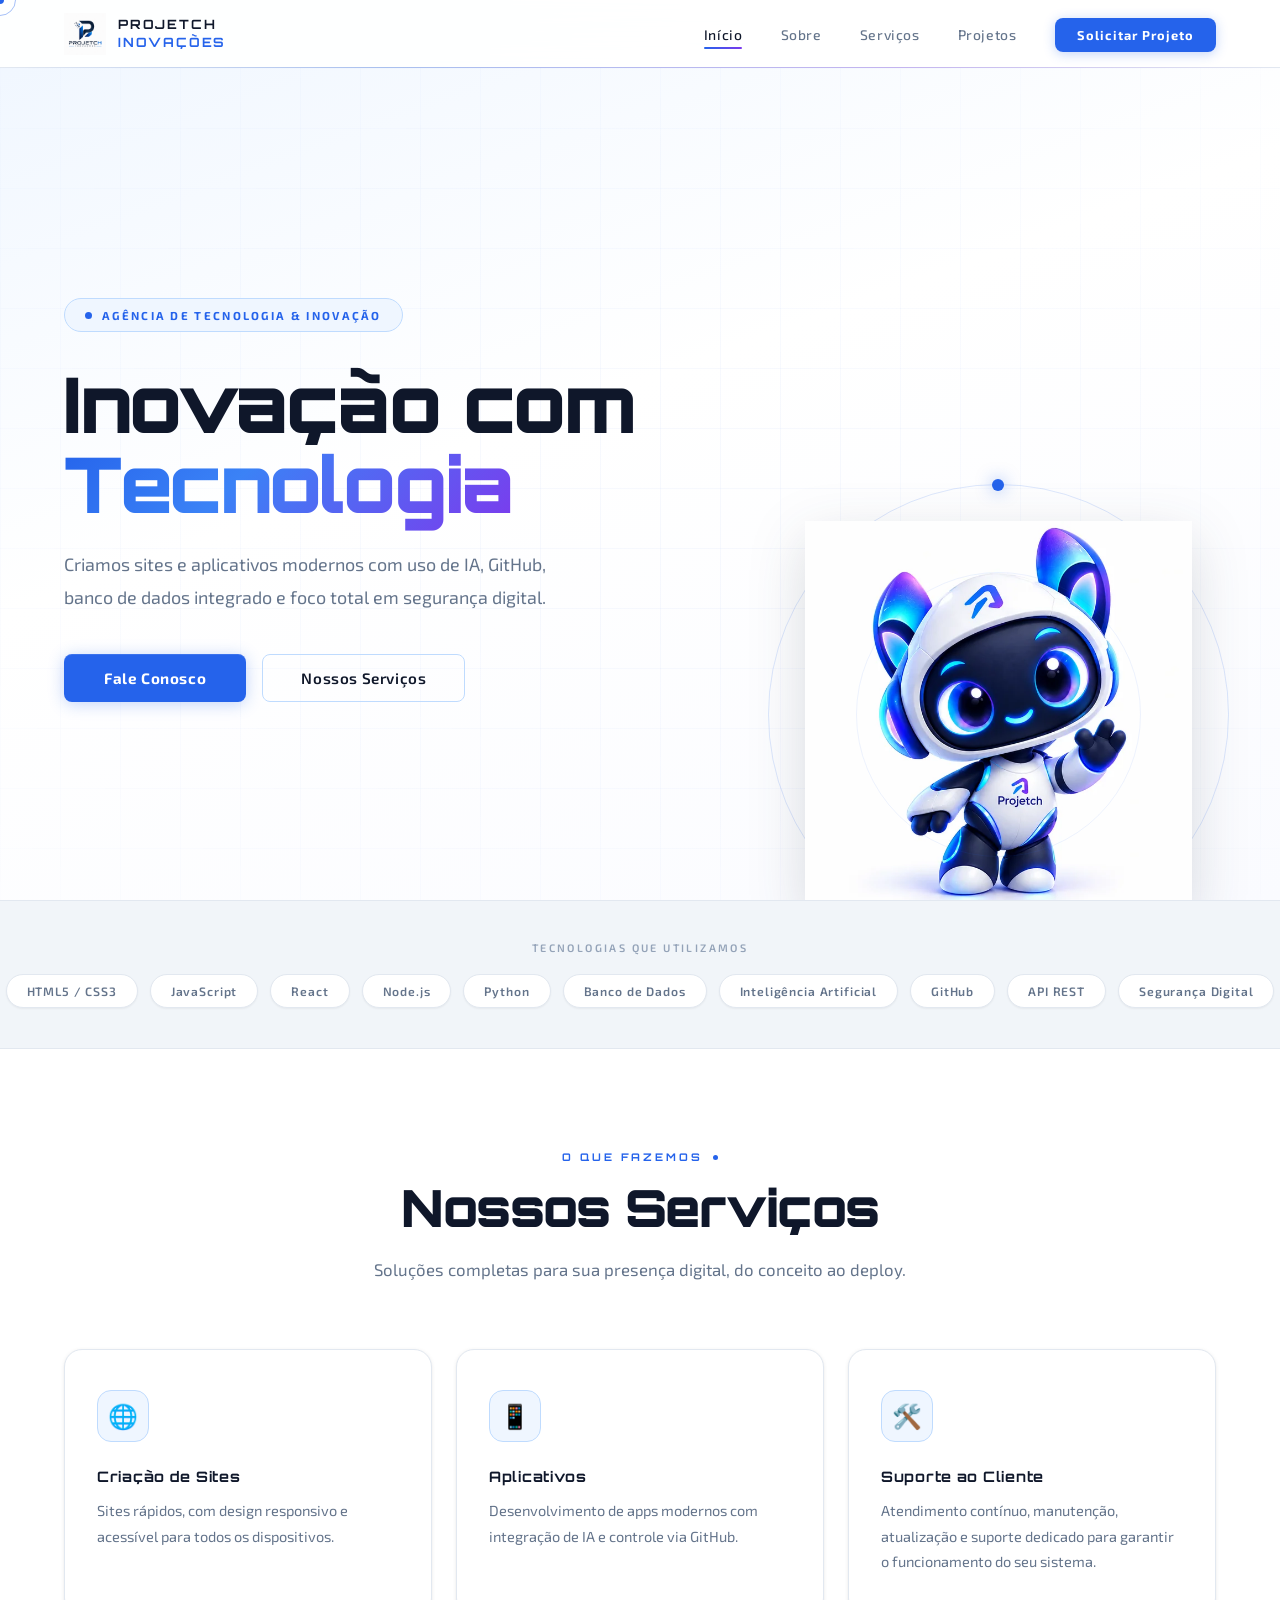
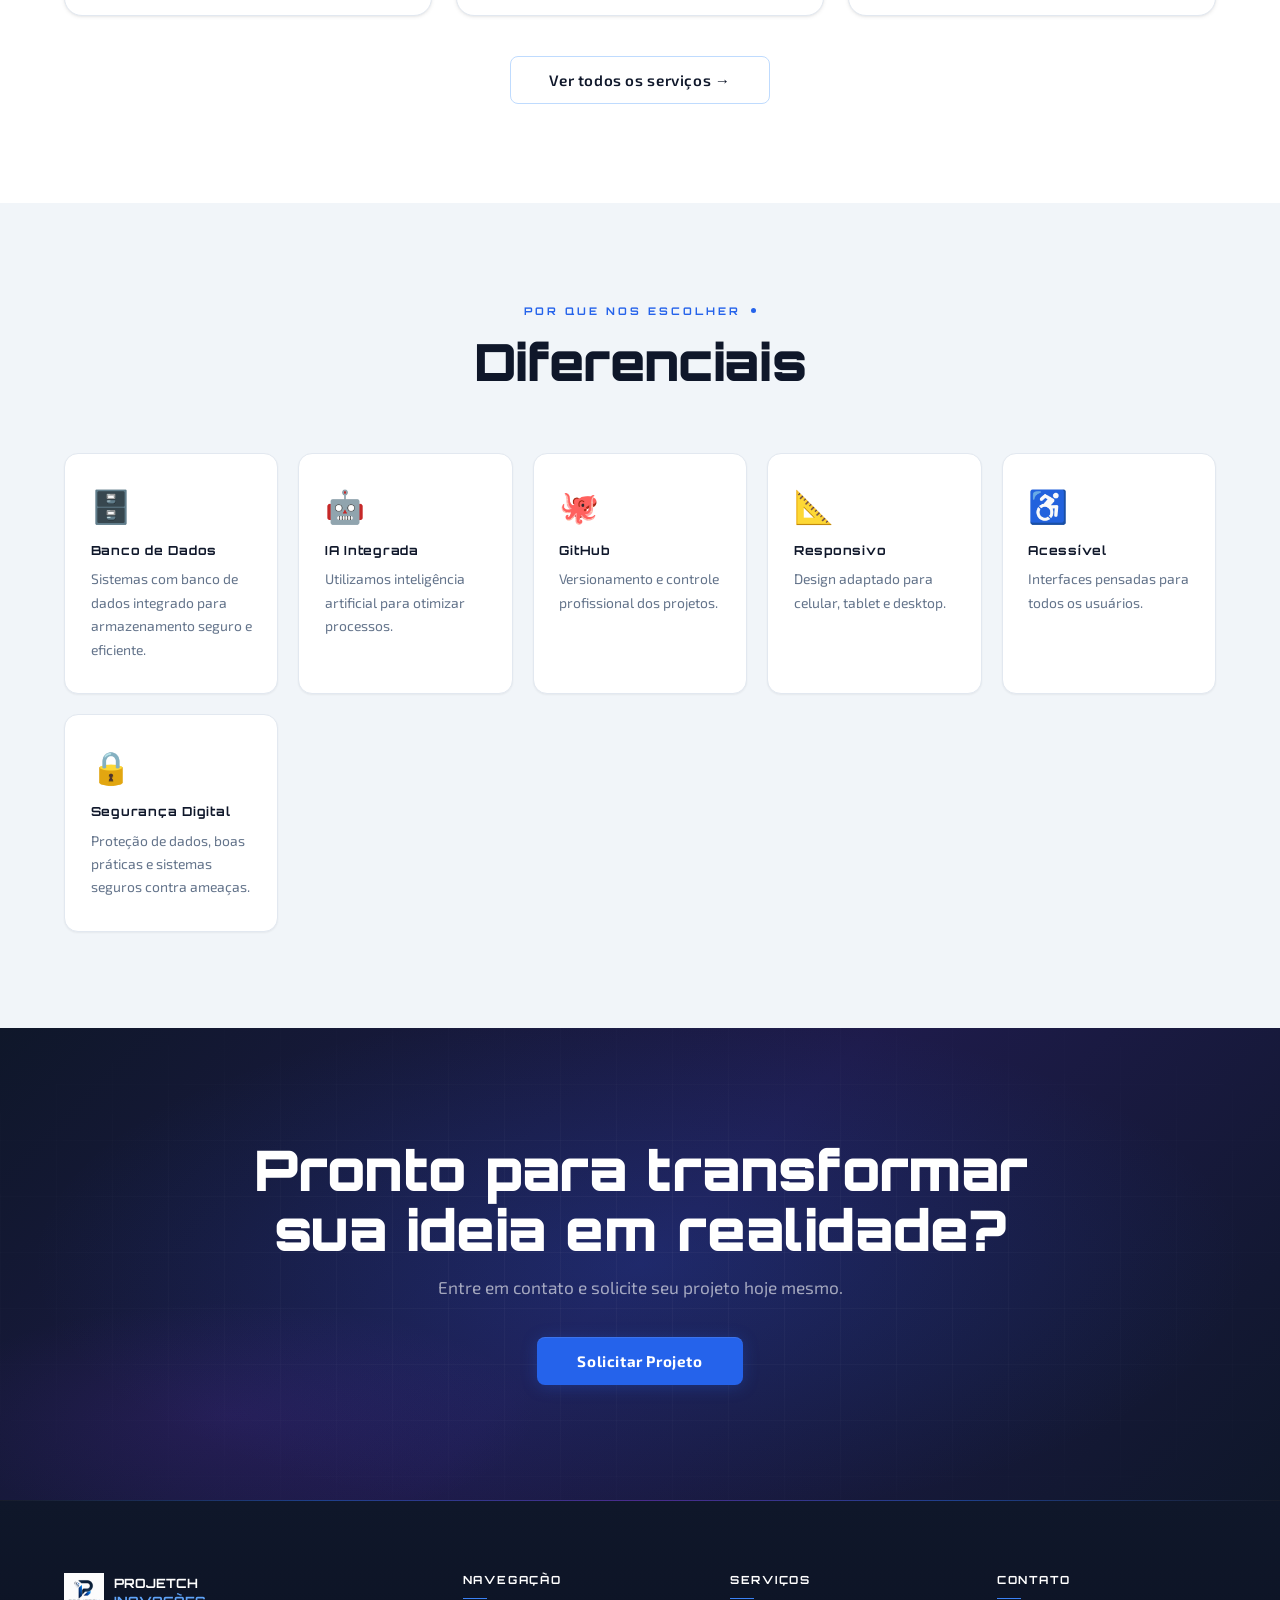
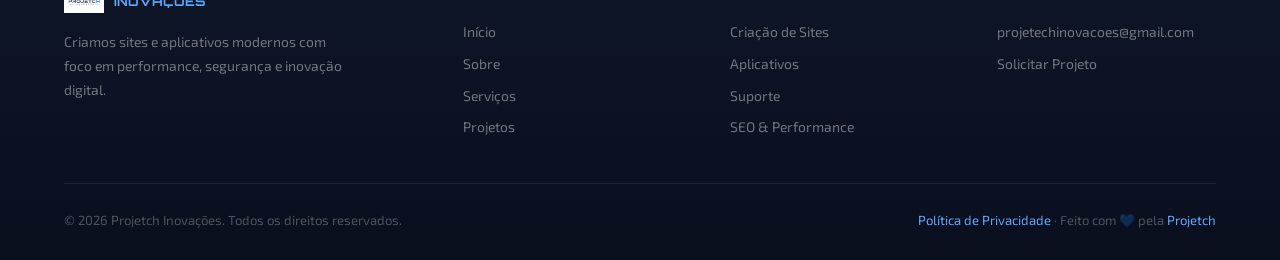
<file: index.html>
<!DOCTYPE html>
<html lang="pt-BR">
<head>
  <meta charset="UTF-8">
  <meta name="viewport" content="width=device-width, initial-scale=1.0">
  <title>Projetch Inovações | Início</title>
  <meta name="description" content="Agência de tecnologia especializada em sites, aplicativos e sistemas com IA, banco de dados integrado e segurança digital. Peça seu orçamento e transforme sua ideia em realidade.">
  <link rel="canonical" href="https://melissamiilleer-prog.github.io/PROJETCH-INOVA-ES-/">

  <!-- Open Graph -->
  <meta property="og:type" content="website">
  <meta property="og:site_name" content="Projetch Inovações">
  <meta property="og:title" content="Projetch Inovações | Início">
  <meta property="og:description" content="Agência de tecnologia especializada em sites, aplicativos e sistemas com IA, banco de dados integrado e segurança digital.">
  <meta property="og:image" content="https://melissamiilleer-prog.github.io/PROJETCH-INOVA-ES-/logo_Projetch.png">
  <meta property="og:locale" content="pt_BR">

  <!-- Twitter -->
  <meta name="twitter:card" content="summary">
  <meta name="twitter:title" content="Projetch Inovações | Início">
  <meta name="twitter:description" content="Agência de tecnologia especializada em sites, aplicativos e sistemas com IA, banco de dados integrado e segurança digital.">
  <meta name="twitter:image" content="https://melissamiilleer-prog.github.io/PROJETCH-INOVA-ES-/logo_Projetch.png">

  <link rel="icon" type="image/png" href="logo_Projetch.png">
  <link rel="apple-touch-icon" href="logo_Projetch.png">

  <link rel="stylesheet" href="style.css">
</head>
<body>

<!-- ══ NAV ══ -->
<nav>
  <a class="nav-logo" href="index.html">
    <img src="logo_Projetch.png" alt="Projetch Logo" onerror="this.style.display='none'">
    <div class="nav-logo-text">PROJETCH<br><span>INOVAÇÕES</span></div>
  </a>
  <ul class="nav-links">
    <li><a href="index.html">Início</a></li>
    <li><a href="sobre.html">Sobre</a></li>
    <li><a href="servicos.html">Serviços</a></li>
    <li><a href="projetos.html">Projetos</a></li>
    <li><a href="contato.html" class="nav-cta">Solicitar Projeto</a></li>
  </ul>
  <div class="hamburger" id="hamburger" onclick="toggleMobile()">
    <span></span><span></span><span></span>
  </div>
</nav>

<!-- ══ MOBILE MENU ══ -->
<div class="mobile-menu" id="mobile-menu">
  <a href="index.html">Início</a>
  <a href="sobre.html">Sobre</a>
  <a href="servicos.html">Serviços</a>
  <a href="projetos.html">Projetos</a>
  <a href="contato.html">Solicitar Projeto</a>
</div>

<!-- ══ HERO ══ -->
<div class="hero-wrap">
  <div class="hero">
    <div class="hero-grid-bg"></div>
    <div class="hero-content">
      <div class="hero-badge">Agência de Tecnologia &amp; Inovação</div>
      <h1>Inovação com<br><em>Tecnologia</em></h1>
      <p>Criamos sites e aplicativos modernos com uso de IA, GitHub, banco de dados integrado e foco total em segurança digital.</p>
      <div class="hero-btns">
        <a class="btn-primary" href="contato.html">Fale Conosco</a>
        <a class="btn-ghost"   href="servicos.html">Nossos Serviços</a>
      </div>
    </div>
    <div class="hero-visual">
      <div class="hero-ring"></div>
      <div class="hero-ring2"></div>
      <div class="hero-orb"></div>
      <div class="mascot-wrap">
        <img class="mascot-base"  src="assets/mascote.webp" alt="Mascote da Projetch Inovações acenando">
        <img class="mascot-blink" src="assets/mascote-piscando.webp" alt="" aria-hidden="true">
      </div>
    </div>
  </div>
</div>

<!-- ══ TECH STRIP ══ -->
<div class="tech-section">
  <div class="tech-inner">
    <div class="tech-label">Tecnologias que utilizamos</div>
    <div class="tech-row">
      <div class="tech-pill">HTML5 / CSS3</div>
      <div class="tech-pill">JavaScript</div>
      <div class="tech-pill">React</div>
      <div class="tech-pill">Node.js</div>
      <div class="tech-pill">Python</div>
      <div class="tech-pill">Banco de Dados</div>
      <div class="tech-pill">Inteligência Artificial</div>
      <div class="tech-pill">GitHub</div>
      <div class="tech-pill">API REST</div>
      <div class="tech-pill">Segurança Digital</div>
    </div>
  </div>
</div>

<!-- ══ SERVIÇOS PREVIEW ══ -->
<div class="home-services">
  <div class="section-head center">
    <div class="section-label reveal">O que fazemos</div>
    <h2 class="section-title reveal">Nossos Serviços</h2>
    <p class="section-sub reveal">Soluções completas para sua presença digital, do conceito ao deploy.</p>
  </div>
  <div class="home-services-grid">
    <div class="service-card reveal">
      <div class="service-icon">🌐</div>
      <h3>Criação de Sites</h3>
      <p>Sites rápidos, com design responsivo e acessível para todos os dispositivos.</p>
    </div>
    <div class="service-card reveal">
      <div class="service-icon">📱</div>
      <h3>Aplicativos</h3>
      <p>Desenvolvimento de apps modernos com integração de IA e controle via GitHub.</p>
    </div>
    <div class="service-card reveal">
      <div class="service-icon">🛠️</div>
      <h3>Suporte ao Cliente</h3>
      <p>Atendimento contínuo, manutenção, atualização e suporte dedicado para garantir o funcionamento do seu sistema.</p>
    </div>
  </div>
  <div style="text-align:center; margin-top:2.5rem;">
    <a class="btn-ghost" href="servicos.html">Ver todos os serviços →</a>
  </div>
</div>

<!-- ══ DIFERENCIAIS ══ -->
<div class="home-diff">
  <div class="section-head center">
    <div class="section-label reveal">Por que nos escolher</div>
    <h2 class="section-title reveal">Diferenciais</h2>
  </div>
  <div class="home-diff-grid">
    <div class="diff-card reveal">
      <div class="diff-icon">🗄️</div>
      <h4>Banco de Dados</h4>
      <p>Sistemas com banco de dados integrado para armazenamento seguro e eficiente.</p>
    </div>
    <div class="diff-card reveal">
      <div class="diff-icon">🤖</div>
      <h4>IA Integrada</h4>
      <p>Utilizamos inteligência artificial para otimizar processos.</p>
    </div>
    <div class="diff-card reveal">
      <div class="diff-icon">🐙</div>
      <h4>GitHub</h4>
      <p>Versionamento e controle profissional dos projetos.</p>
    </div>
    <div class="diff-card reveal">
      <div class="diff-icon">📐</div>
      <h4>Responsivo</h4>
      <p>Design adaptado para celular, tablet e desktop.</p>
    </div>
    <div class="diff-card reveal">
      <div class="diff-icon">♿</div>
      <h4>Acessível</h4>
      <p>Interfaces pensadas para todos os usuários.</p>
    </div>
    <div class="diff-card reveal">
      <div class="diff-icon">🔒</div>
      <h4>Segurança Digital</h4>
      <p>Proteção de dados, boas práticas e sistemas seguros contra ameaças.</p>
    </div>
  </div>
</div>

<!-- ══ CTA ══ -->
<div class="cta-section">
  <h2 class="reveal">Pronto para transformar<br>sua ideia em realidade?</h2>
  <p class="reveal">Entre em contato e solicite seu projeto hoje mesmo.</p>
  <a class="btn-primary reveal" href="contato.html">Solicitar Projeto</a>
</div>

<!-- ══ FOOTER ══ -->
<footer>
  <div class="footer-inner">
    <div class="footer-brand">
      <div class="fb-logo">
        <img src="logo_Projetch.png" alt="Projetch" onerror="this.style.display='none'">
        <div class="fb-logo-text">PROJETCH<br><span>INOVAÇÕES</span></div>
      </div>
      <p>Criamos sites e aplicativos modernos com foco em performance, segurança e inovação digital.</p>
    </div>
    <div class="footer-col">
      <h5>Navegação</h5>
      <ul>
        <li><a href="index.html">Início</a></li>
        <li><a href="sobre.html">Sobre</a></li>
        <li><a href="servicos.html">Serviços</a></li>
        <li><a href="projetos.html">Projetos</a></li>
      </ul>
    </div>
    <div class="footer-col">
      <h5>Serviços</h5>
      <ul>
        <li><a href="servicos.html">Criação de Sites</a></li>
        <li><a href="servicos.html">Aplicativos</a></li>
        <li><a href="servicos.html">Suporte</a></li>
        <li><a href="servicos.html">SEO &amp; Performance</a></li>
      </ul>
    </div>
    <div class="footer-col">
      <h5>Contato</h5>
      <ul>
        <li><a href="mailto:projetechinovacoes@gmail.com">projetechinovacoes@gmail.com</a></li>
        <li><a href="contato.html">Solicitar Projeto</a></li>
      </ul>
    </div>
  </div>
  <div class="footer-bottom">
    <p>© 2026 Projetch Inovações. Todos os direitos reservados.</p>
    <p><a href="privacidade.html">Política de Privacidade</a> · Feito com 💙 pela <a href="index.html">Projetch</a></p>
  </div>
</footer>

<!-- ══ TOAST ══ -->
<div class="toast" id="toast"></div>

<script src="main.js"></script>
</body>
</html>
</file>
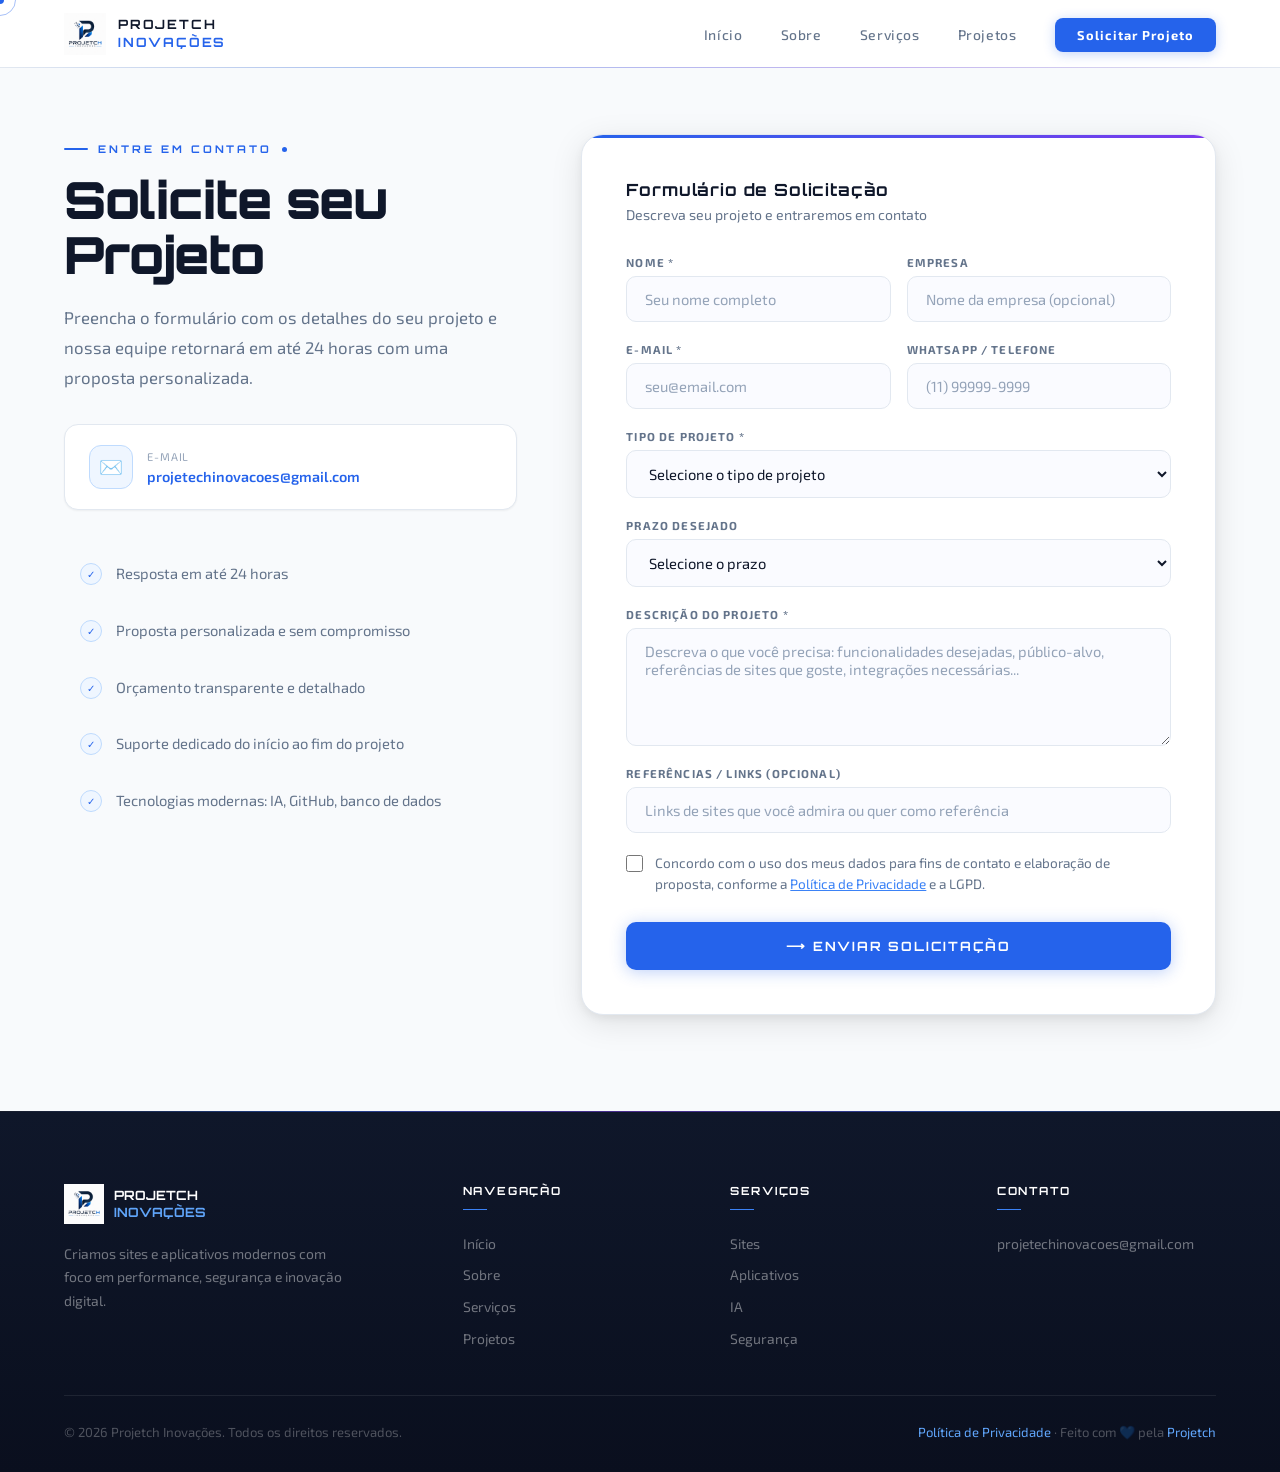
<file: contato.html>
<!DOCTYPE html>
<html lang="pt-BR">
<head>
  <meta charset="UTF-8">
  <meta name="viewport" content="width=device-width, initial-scale=1.0">
  <title>Projetch Inovações | Contato</title>
  <meta name="description" content="Solicite um orçamento para seu site, aplicativo ou sistema. Resposta em até 24 horas. Fale com a Projetch Inovações.">
  <link rel="canonical" href="https://melissamiilleer-prog.github.io/PROJETCH-INOVA-ES-/contato.html">

  <!-- Open Graph -->
  <meta property="og:type" content="website">
  <meta property="og:site_name" content="Projetch Inovações">
  <meta property="og:title" content="Projetch Inovações | Contato">
  <meta property="og:description" content="Solicite um orçamento para seu site, aplicativo ou sistema. Resposta em até 24 horas.">
  <meta property="og:image" content="https://melissamiilleer-prog.github.io/PROJETCH-INOVA-ES-/logo_Projetch.png">
  <meta property="og:locale" content="pt_BR">

  <!-- Twitter -->
  <meta name="twitter:card" content="summary">
  <meta name="twitter:title" content="Projetch Inovações | Contato">
  <meta name="twitter:description" content="Solicite um orçamento para seu site, aplicativo ou sistema. Resposta em até 24 horas.">
  <meta name="twitter:image" content="https://melissamiilleer-prog.github.io/PROJETCH-INOVA-ES-/logo_Projetch.png">

  <link rel="icon" type="image/png" href="logo_Projetch.png">
  <link rel="apple-touch-icon" href="logo_Projetch.png">

  <link rel="stylesheet" href="style.css">
</head>
<body>

<!-- ══ NAV ══ -->
<nav>
  <a class="nav-logo" href="index.html">
    <img src="logo_Projetch.png" alt="Projetch Logo" onerror="this.style.display='none'">
    <div class="nav-logo-text">PROJETCH<br><span>INOVAÇÕES</span></div>
  </a>
  <ul class="nav-links">
    <li><a href="index.html">Início</a></li>
    <li><a href="sobre.html">Sobre</a></li>
    <li><a href="servicos.html">Serviços</a></li>
    <li><a href="projetos.html">Projetos</a></li>
    <li><a href="contato.html" class="nav-cta">Solicitar Projeto</a></li>
  </ul>
  <div class="hamburger" id="hamburger" onclick="toggleMobile()">
    <span></span><span></span><span></span>
  </div>
</nav>

<!-- ══ MOBILE MENU ══ -->
<div class="mobile-menu" id="mobile-menu">
  <a href="index.html">Início</a>
  <a href="sobre.html">Sobre</a>
  <a href="servicos.html">Serviços</a>
  <a href="projetos.html">Projetos</a>
  <a href="contato.html">Solicitar Projeto</a>
</div>

<!-- ══ CONTATO WRAPPER ══ -->
<div class="contact-wrapper" style="padding-top: calc(70px + 4rem);">

  <!-- ── INFO ── -->
  <div class="contact-info">
    <div class="section-label reveal">Entre em contato</div>
    <h1 class="section-title reveal">Solicite seu<br>Projeto</h1>
    <p class="section-sub reveal">
      Preencha o formulário com os detalhes do seu projeto e nossa equipe retornará em até 24 horas com uma proposta personalizada.
    </p>

    <div class="ci-email reveal">
      <div class="ci-icon">✉️</div>
      <div>
        <div class="ci-label">E-mail</div>
        <a href="mailto:projetechinovacoes@gmail.com">projetechinovacoes@gmail.com</a>
      </div>
    </div>

    <div class="features-list">
      <div class="feature-item reveal">
        <div class="feature-check">✓</div>
        <p>Resposta em até 24 horas</p>
      </div>
      <div class="feature-item reveal">
        <div class="feature-check">✓</div>
        <p>Proposta personalizada e sem compromisso</p>
      </div>
      <div class="feature-item reveal">
        <div class="feature-check">✓</div>
        <p>Orçamento transparente e detalhado</p>
      </div>
      <div class="feature-item reveal">
        <div class="feature-check">✓</div>
        <p>Suporte dedicado do início ao fim do projeto</p>
      </div>
      <div class="feature-item reveal">
        <div class="feature-check">✓</div>
        <p>Tecnologias modernas: IA, GitHub, banco de dados</p>
      </div>
    </div>
  </div>

  <!-- ── FORMULÁRIO ── -->
  <div class="contact-form-wrap reveal">

    <!-- Formulário -->
    <div id="form-area">
      <div class="form-title">Formulário de Solicitação</div>
      <!-- Campo-armadilha contra bots: deve ficar sempre vazio -->
      <div style="position:absolute;left:-9999px;width:1px;height:1px;overflow:hidden;" aria-hidden="true">
        <label for="f-website">Não preencha este campo</label>
        <input type="text" id="f-website" name="website" tabindex="-1" autocomplete="off">
      </div>
      <div class="form-sub">Descreva seu projeto e entraremos em contato</div>

      <div class="form-row">
        <div class="form-group">
          <label>Nome *</label>
          <input type="text" id="f-nome" placeholder="Seu nome completo">
        </div>
        <div class="form-group">
          <label>Empresa</label>
          <input type="text" id="f-empresa" placeholder="Nome da empresa (opcional)">
        </div>
      </div>

      <div class="form-row">
        <div class="form-group">
          <label>E-mail *</label>
          <input type="email" id="f-email" placeholder="seu@email.com">
        </div>
        <div class="form-group">
          <label>WhatsApp / Telefone</label>
          <input type="tel" id="f-tel" placeholder="(11) 99999-9999">
        </div>
      </div>

      <div class="form-group">
        <label>Tipo de Projeto *</label>
        <select id="f-tipo">
          <option value="" disabled selected>Selecione o tipo de projeto</option>
          <option value="site">Site Institucional / Landing Page</option>
          <option value="ecommerce">E-commerce / Loja Virtual</option>
          <option value="app">Aplicativo Web</option>
          <option value="sistema">Sistema / Software</option>
          <option value="ia">Integração com IA</option>
          <option value="suporte">Manutenção / Suporte</option>
          <option value="outro">Outro</option>
        </select>
      </div>

<div class="form-group">
        <label>Prazo Desejado</label>
        <select id="f-prazo">
          <option value="" disabled selected>Selecione o prazo</option>
          <option value="urgente">Urgente (até 2 semanas)</option>
          <option value="1mes">1 mês</option>
          <option value="2mes">2 meses</option>
          <option value="3mes">3 meses ou mais</option>
          <option value="flexivel">Flexível</option>
        </select>
      </div>

      <div class="form-group">
        <label>Descrição do Projeto *</label>
        <textarea id="f-desc" rows="5" placeholder="Descreva o que você precisa: funcionalidades desejadas, público-alvo, referências de sites que goste, integrações necessárias..."></textarea>
      </div>

      <div class="form-group">
        <label>Referências / Links (opcional)</label>
        <input type="text" id="f-refs" placeholder="Links de sites que você admira ou quer como referência">
      </div>

      <div class="form-check">
        <input type="checkbox" id="f-lgpd">
        <label for="f-lgpd">Concordo com o uso dos meus dados para fins de contato e elaboração de proposta, conforme a <a href="privacidade.html" target="_blank" style="color:var(--blue-bright);">Política de Privacidade</a> e a LGPD.</label>
      </div>

      <button class="btn-submit" id="btn-submit" onclick="submitForm()">
        <span>⟶ ENVIAR SOLICITAÇÃO</span>
      </button>
    </div>

    <!-- Sucesso -->
    <div class="form-success" id="form-success">
      <div class="success-icon">✅</div>
      <h3>Solicitação Enviada!</h3>
      <p>
        Recebemos seu projeto e entraremos em contato em até 24h pelo e-mail informado.<br><br>
        Você também pode nos contatar diretamente em<br>
        <a href="mailto:projetechinovacoes@gmail.com" style="color:var(--blue-bright)">projetechinovacoes@gmail.com</a>
      </p>
      <br>
      <button class="btn-ghost" onclick="resetForm()" style="margin-top:1rem">Enviar outra solicitação</button>
    </div>

  </div>
</div>

<!-- ══ FOOTER ══ -->
<footer>
  <div class="footer-inner">
    <div class="footer-brand">
      <div class="fb-logo">
        <img src="logo_Projetch.png" alt="Projetch" onerror="this.style.display='none'">
        <div class="fb-logo-text">PROJETCH<br><span>INOVAÇÕES</span></div>
      </div>
      <p>Criamos sites e aplicativos modernos com foco em performance, segurança e inovação digital.</p>
    </div>
    <div class="footer-col">
      <h5>Navegação</h5>
      <ul>
        <li><a href="index.html">Início</a></li>
        <li><a href="sobre.html">Sobre</a></li>
        <li><a href="servicos.html">Serviços</a></li>
        <li><a href="projetos.html">Projetos</a></li>
      </ul>
    </div>
    <div class="footer-col">
      <h5>Serviços</h5>
      <ul>
        <li><a href="servicos.html">Sites</a></li>
        <li><a href="servicos.html">Aplicativos</a></li>
        <li><a href="servicos.html">IA</a></li>
        <li><a href="servicos.html">Segurança</a></li>
      </ul>
    </div>
    <div class="footer-col">
      <h5>Contato</h5>
      <ul>
        <li><a href="mailto:projetechinovacoes@gmail.com">projetechinovacoes@gmail.com</a></li>
      </ul>
    </div>
  </div>
  <div class="footer-bottom">
    <p>© 2026 Projetch Inovações. Todos os direitos reservados.</p>
    <p><a href="privacidade.html">Política de Privacidade</a> · Feito com 💙 pela <a href="index.html">Projetch</a></p>
  </div>
</footer>

<div class="toast" id="toast"></div>
<script src="main.js"></script>
</body>
</html>
</file>
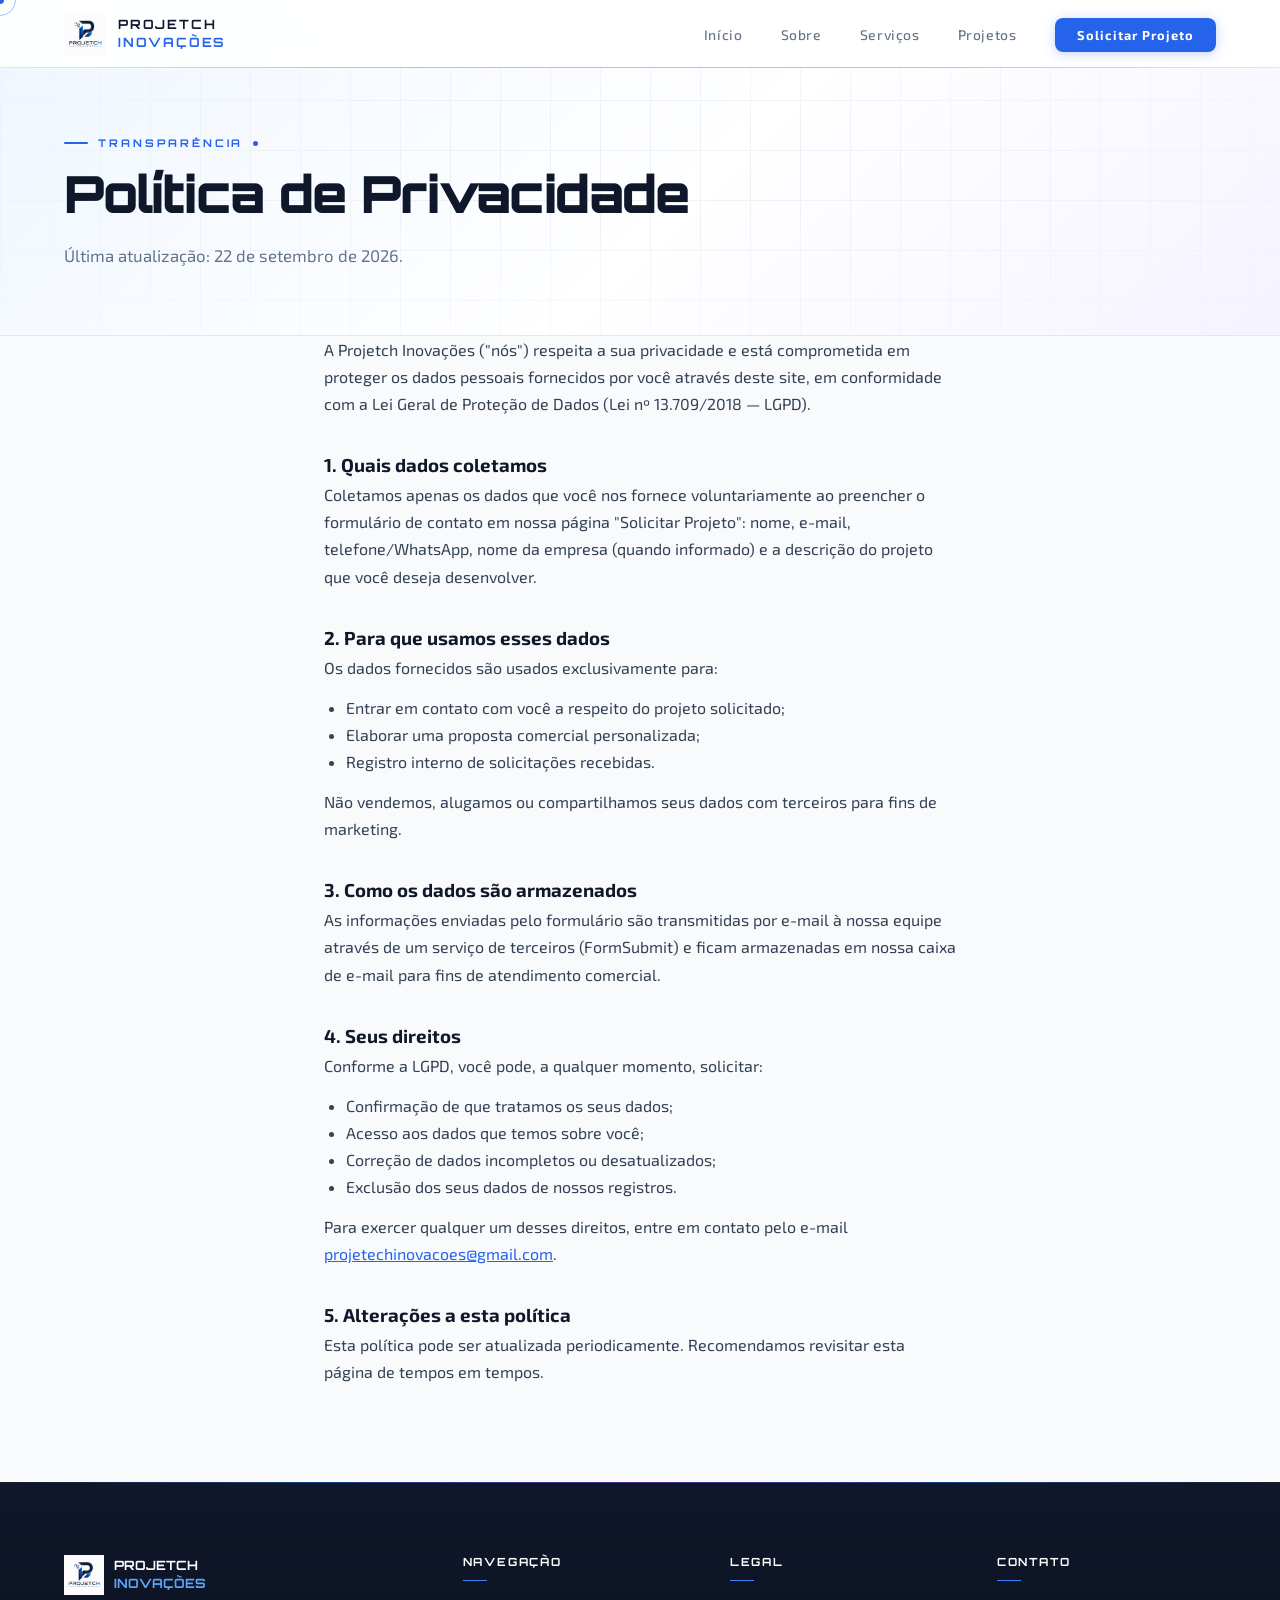
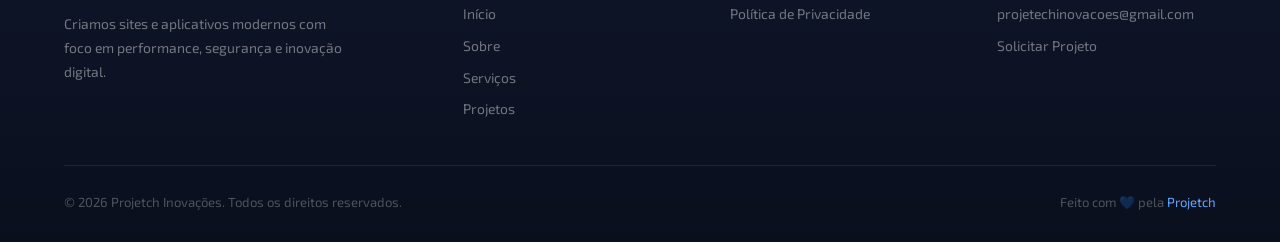
<file: privacidade.html>
<!DOCTYPE html>
<html lang="pt-BR">
<head>
  <meta charset="UTF-8">
  <meta name="viewport" content="width=device-width, initial-scale=1.0">
  <title>Projetch Inovações | Política de Privacidade</title>
  <meta name="description" content="Política de Privacidade da Projetch Inovações: saiba como tratamos os dados fornecidos em nosso site, em conformidade com a LGPD.">
  <link rel="canonical" href="https://melissamiilleer-prog.github.io/PROJETCH-INOVA-ES-/privacidade.html">
  <meta name="robots" content="noindex, follow">

  <link rel="icon" type="image/png" href="logo_Projetch.png">
  <link rel="apple-touch-icon" href="logo_Projetch.png">

  <link rel="stylesheet" href="style.css">
</head>
<body>

<!-- ══ NAV ══ -->
<nav>
  <a class="nav-logo" href="index.html">
    <img src="logo_Projetch.png" alt="Projetch Logo" onerror="this.style.display='none'">
    <div class="nav-logo-text">PROJETCH<br><span>INOVAÇÕES</span></div>
  </a>
  <ul class="nav-links">
    <li><a href="index.html">Início</a></li>
    <li><a href="sobre.html">Sobre</a></li>
    <li><a href="servicos.html">Serviços</a></li>
    <li><a href="projetos.html">Projetos</a></li>
    <li><a href="contato.html" class="nav-cta">Solicitar Projeto</a></li>
  </ul>
  <div class="hamburger" id="hamburger" onclick="toggleMobile()">
    <span></span><span></span><span></span>
  </div>
</nav>

<!-- ══ MOBILE MENU ══ -->
<div class="mobile-menu" id="mobile-menu">
  <a href="index.html">Início</a>
  <a href="sobre.html">Sobre</a>
  <a href="servicos.html">Serviços</a>
  <a href="projetos.html">Projetos</a>
  <a href="contato.html">Solicitar Projeto</a>
</div>

<!-- ══ PAGE HEADER ══ -->
<div class="page-header">
  <div class="section-label reveal">Transparência</div>
  <h1 class="section-title reveal">Política de Privacidade</h1>
  <p class="section-sub reveal">Última atualização: 22 de setembro de 2026.</p>
</div>

<!-- ══ CONTEÚDO ══ -->
<div style="max-width:760px; margin:0 auto; padding:0 5vw 6rem; color:var(--text-body); line-height:1.7;">

  <p>A Projetch Inovações ("nós") respeita a sua privacidade e está comprometida em proteger os dados pessoais fornecidos por você através deste site, em conformidade com a Lei Geral de Proteção de Dados (Lei nº 13.709/2018 — LGPD).</p>

  <h3 style="margin-top:2rem; color:var(--navy);">1. Quais dados coletamos</h3>
  <p>Coletamos apenas os dados que você nos fornece voluntariamente ao preencher o formulário de contato em nossa página "Solicitar Projeto": nome, e-mail, telefone/WhatsApp, nome da empresa (quando informado) e a descrição do projeto que você deseja desenvolver.</p>

  <h3 style="margin-top:2rem; color:var(--navy);">2. Para que usamos esses dados</h3>
  <p>Os dados fornecidos são usados exclusivamente para:</p>
  <ul style="margin:0.8rem 0 0.8rem 1.4rem;">
    <li>Entrar em contato com você a respeito do projeto solicitado;</li>
    <li>Elaborar uma proposta comercial personalizada;</li>
    <li>Registro interno de solicitações recebidas.</li>
  </ul>
  <p>Não vendemos, alugamos ou compartilhamos seus dados com terceiros para fins de marketing.</p>

  <h3 style="margin-top:2rem; color:var(--navy);">3. Como os dados são armazenados</h3>
  <p>As informações enviadas pelo formulário são transmitidas por e-mail à nossa equipe através de um serviço de terceiros (FormSubmit) e ficam armazenadas em nossa caixa de e-mail para fins de atendimento comercial.</p>

  <h3 style="margin-top:2rem; color:var(--navy);">4. Seus direitos</h3>
  <p>Conforme a LGPD, você pode, a qualquer momento, solicitar:</p>
  <ul style="margin:0.8rem 0 0.8rem 1.4rem;">
    <li>Confirmação de que tratamos os seus dados;</li>
    <li>Acesso aos dados que temos sobre você;</li>
    <li>Correção de dados incompletos ou desatualizados;</li>
    <li>Exclusão dos seus dados de nossos registros.</li>
  </ul>
  <p>Para exercer qualquer um desses direitos, entre em contato pelo e-mail <a href="mailto:projetechinovacoes@gmail.com" style="color:var(--blue-primary);">projetechinovacoes@gmail.com</a>.</p>

  <h3 style="margin-top:2rem; color:var(--navy);">5. Alterações a esta política</h3>
  <p>Esta política pode ser atualizada periodicamente. Recomendamos revisitar esta página de tempos em tempos.</p>

</div>

<!-- ══ FOOTER ══ -->
<footer>
  <div class="footer-inner">
    <div class="footer-brand">
      <div class="fb-logo">
        <img src="logo_Projetch.png" alt="Projetch" onerror="this.style.display='none'">
        <div class="fb-logo-text">PROJETCH<br><span>INOVAÇÕES</span></div>
      </div>
      <p>Criamos sites e aplicativos modernos com foco em performance, segurança e inovação digital.</p>
    </div>
    <div class="footer-col">
      <h5>Navegação</h5>
      <ul>
        <li><a href="index.html">Início</a></li>
        <li><a href="sobre.html">Sobre</a></li>
        <li><a href="servicos.html">Serviços</a></li>
        <li><a href="projetos.html">Projetos</a></li>
      </ul>
    </div>
    <div class="footer-col">
      <h5>Legal</h5>
      <ul>
        <li><a href="privacidade.html">Política de Privacidade</a></li>
      </ul>
    </div>
    <div class="footer-col">
      <h5>Contato</h5>
      <ul>
        <li><a href="mailto:projetechinovacoes@gmail.com">projetechinovacoes@gmail.com</a></li>
        <li><a href="contato.html">Solicitar Projeto</a></li>
      </ul>
    </div>
  </div>
  <div class="footer-bottom">
    <p>© 2026 Projetch Inovações. Todos os direitos reservados.</p>
    <p>Feito com 💙 pela <a href="index.html">Projetch</a></p>
  </div>
</footer>

<div class="toast" id="toast"></div>
<script src="main.js"></script>
</body>
</html>
</file>
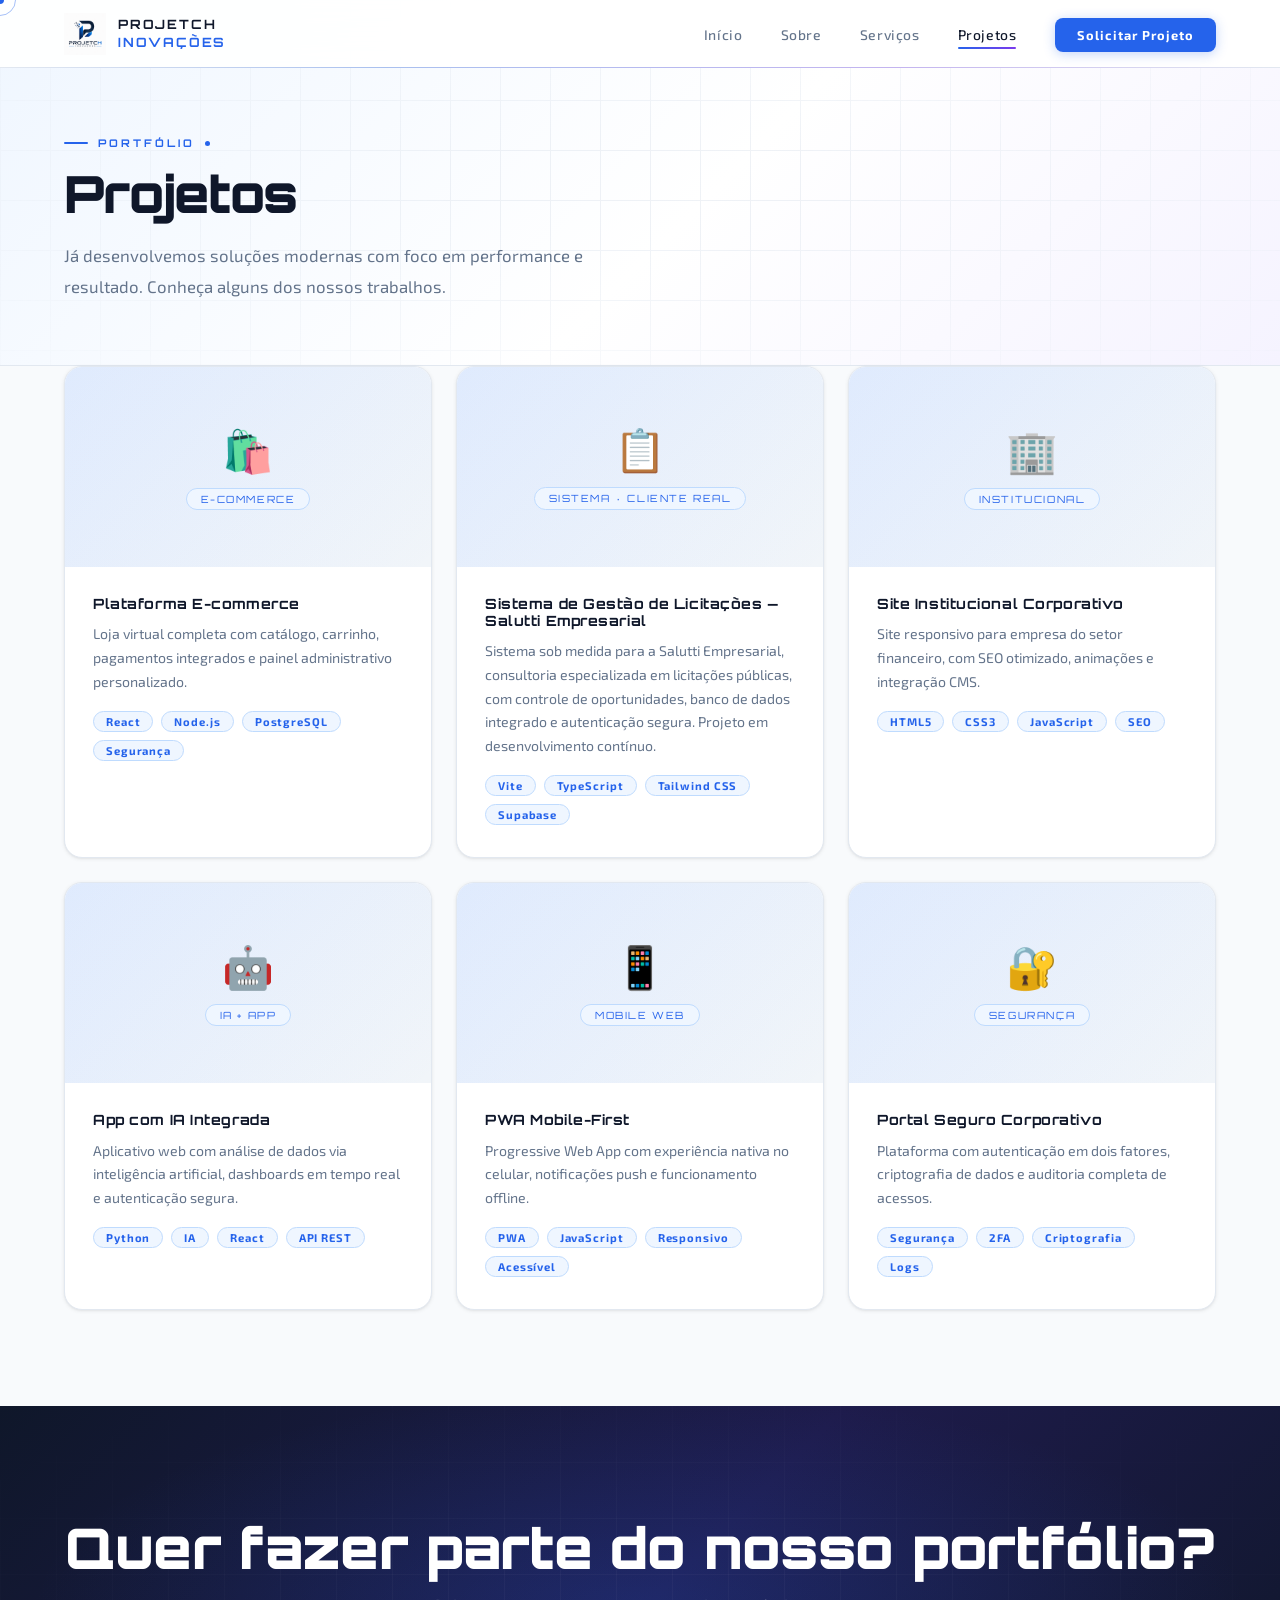
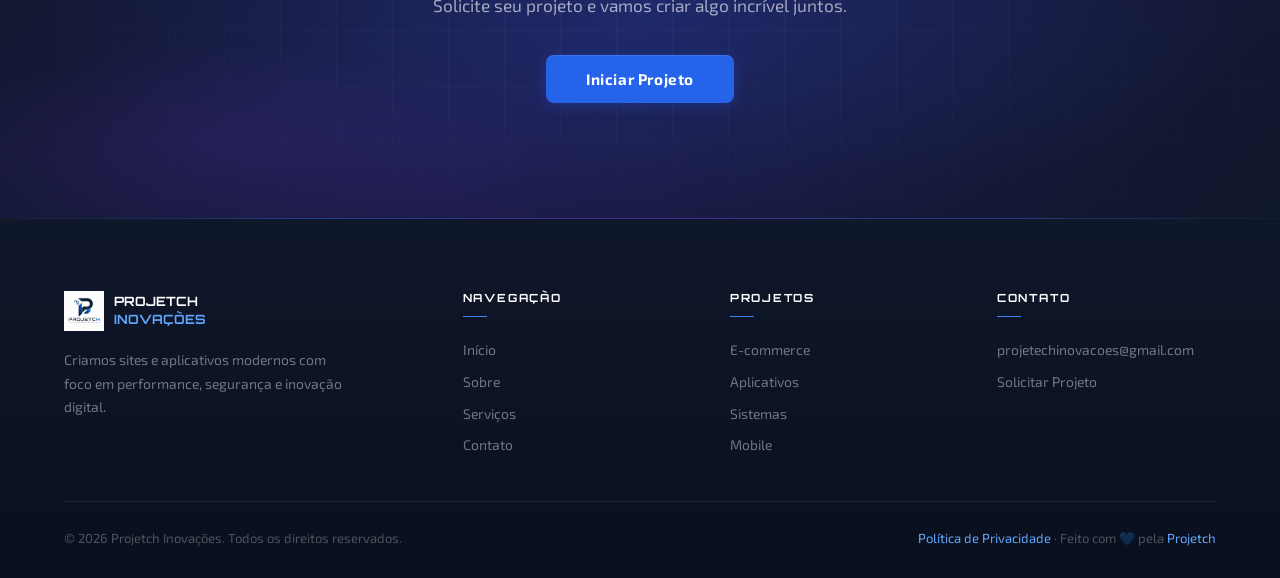
<file: projetos.html>
<!DOCTYPE html>
<html lang="pt-BR">
<head>
  <meta charset="UTF-8">
  <meta name="viewport" content="width=device-width, initial-scale=1.0">
  <title>Projetch Inovações | Projetos</title>
  <meta name="description" content="Confira os projetos da Projetch Inovações, incluindo o sistema de gestão de licitações desenvolvido para a Salutti Empresarial.">
  <link rel="canonical" href="https://melissamiilleer-prog.github.io/PROJETCH-INOVA-ES-/projetos.html">

  <!-- Open Graph -->
  <meta property="og:type" content="website">
  <meta property="og:site_name" content="Projetch Inovações">
  <meta property="og:title" content="Projetch Inovações | Projetos">
  <meta property="og:description" content="Confira os projetos da Projetch Inovações, incluindo o sistema de gestão de licitações desenvolvido para a Salutti Empresarial.">
  <meta property="og:image" content="https://melissamiilleer-prog.github.io/PROJETCH-INOVA-ES-/logo_Projetch.png">
  <meta property="og:locale" content="pt_BR">

  <!-- Twitter -->
  <meta name="twitter:card" content="summary">
  <meta name="twitter:title" content="Projetch Inovações | Projetos">
  <meta name="twitter:description" content="Confira os projetos da Projetch Inovações, incluindo o sistema de gestão de licitações desenvolvido para a Salutti Empresarial.">
  <meta name="twitter:image" content="https://melissamiilleer-prog.github.io/PROJETCH-INOVA-ES-/logo_Projetch.png">

  <link rel="icon" type="image/png" href="logo_Projetch.png">
  <link rel="apple-touch-icon" href="logo_Projetch.png">

  <link rel="stylesheet" href="style.css">
</head>
<body>

<!-- ══ NAV ══ -->
<nav>
  <a class="nav-logo" href="index.html">
    <img src="logo_Projetch.png" alt="Projetch Logo" onerror="this.style.display='none'">
    <div class="nav-logo-text">PROJETCH<br><span>INOVAÇÕES</span></div>
  </a>
  <ul class="nav-links">
    <li><a href="index.html">Início</a></li>
    <li><a href="sobre.html">Sobre</a></li>
    <li><a href="servicos.html">Serviços</a></li>
    <li><a href="projetos.html">Projetos</a></li>
    <li><a href="contato.html" class="nav-cta">Solicitar Projeto</a></li>
  </ul>
  <div class="hamburger" id="hamburger" onclick="toggleMobile()">
    <span></span><span></span><span></span>
  </div>
</nav>

<!-- ══ MOBILE MENU ══ -->
<div class="mobile-menu" id="mobile-menu">
  <a href="index.html">Início</a>
  <a href="sobre.html">Sobre</a>
  <a href="servicos.html">Serviços</a>
  <a href="projetos.html">Projetos</a>
  <a href="contato.html">Solicitar Projeto</a>
</div>

<!-- ══ PAGE HEADER ══ -->
<div class="page-header">
  <div class="section-label reveal">Portfólio</div>
  <h1 class="section-title reveal">Projetos</h1>
  <p class="section-sub reveal">Já desenvolvemos soluções modernas com foco em performance e resultado. Conheça alguns dos nossos trabalhos.</p>
</div>

<!-- ══ GRID DE PROJETOS ══ -->
<div class="projects-grid">

  <div class="project-card reveal">
    <div class="project-thumb">
      <div class="project-thumb-overlay"></div>
      <div class="project-thumb-content">
        <div class="p-icon">🛍️</div>
        <div class="p-tag">E-COMMERCE</div>
      </div>
    </div>
    <div class="project-body">
      <h3>Plataforma E-commerce</h3>
      <p>Loja virtual completa com catálogo, carrinho, pagamentos integrados e painel administrativo personalizado.</p>
      <div class="project-tags">
        <span>React</span><span>Node.js</span><span>PostgreSQL</span><span>Segurança</span>
      </div>
    </div>
  </div>

  <div class="project-card reveal">
    <div class="project-thumb">
      <div class="project-thumb-overlay"></div>
      <div class="project-thumb-content">
        <div class="p-icon">📋</div>
        <div class="p-tag">SISTEMA · CLIENTE REAL</div>
      </div>
    </div>
    <div class="project-body">
      <h3>Sistema de Gestão de Licitações — Salutti Empresarial</h3>
      <p>Sistema sob medida para a Salutti Empresarial, consultoria especializada em licitações públicas, com controle de oportunidades, banco de dados integrado e autenticação segura. Projeto em desenvolvimento contínuo.</p>
      <div class="project-tags">
        <span>Vite</span><span>TypeScript</span><span>Tailwind CSS</span><span>Supabase</span>
      </div>
    </div>
  </div>

  <div class="project-card reveal">
    <div class="project-thumb">
      <div class="project-thumb-overlay"></div>
      <div class="project-thumb-content">
        <div class="p-icon">🏢</div>
        <div class="p-tag">INSTITUCIONAL</div>
      </div>
    </div>
    <div class="project-body">
      <h3>Site Institucional Corporativo</h3>
      <p>Site responsivo para empresa do setor financeiro, com SEO otimizado, animações e integração CMS.</p>
      <div class="project-tags">
        <span>HTML5</span><span>CSS3</span><span>JavaScript</span><span>SEO</span>
      </div>
    </div>
  </div>

  <div class="project-card reveal">
    <div class="project-thumb">
      <div class="project-thumb-overlay"></div>
      <div class="project-thumb-content">
        <div class="p-icon">🤖</div>
        <div class="p-tag">IA + APP</div>
      </div>
    </div>
    <div class="project-body">
      <h3>App com IA Integrada</h3>
      <p>Aplicativo web com análise de dados via inteligência artificial, dashboards em tempo real e autenticação segura.</p>
      <div class="project-tags">
        <span>Python</span><span>IA</span><span>React</span><span>API REST</span>
      </div>
    </div>
  </div>

  <div class="project-card reveal">
    <div class="project-thumb">
      <div class="project-thumb-overlay"></div>
      <div class="project-thumb-content">
        <div class="p-icon">📱</div>
        <div class="p-tag">MOBILE WEB</div>
      </div>
    </div>
    <div class="project-body">
      <h3>PWA Mobile-First</h3>
      <p>Progressive Web App com experiência nativa no celular, notificações push e funcionamento offline.</p>
      <div class="project-tags">
        <span>PWA</span><span>JavaScript</span><span>Responsivo</span><span>Acessível</span>
      </div>
    </div>
  </div>

  <div class="project-card reveal">
    <div class="project-thumb">
      <div class="project-thumb-overlay"></div>
      <div class="project-thumb-content">
        <div class="p-icon">🔐</div>
        <div class="p-tag">SEGURANÇA</div>
      </div>
    </div>
    <div class="project-body">
      <h3>Portal Seguro Corporativo</h3>
      <p>Plataforma com autenticação em dois fatores, criptografia de dados e auditoria completa de acessos.</p>
      <div class="project-tags">
        <span>Segurança</span><span>2FA</span><span>Criptografia</span><span>Logs</span>
      </div>
    </div>
  </div>

</div>

<!-- ══ CTA ══ -->
<div class="cta-section">
  <h2 class="reveal">Quer fazer parte do nosso portfólio?</h2>
  <p class="reveal">Solicite seu projeto e vamos criar algo incrível juntos.</p>
  <a class="btn-primary reveal" href="contato.html">Iniciar Projeto</a>
</div>

<!-- ══ FOOTER ══ -->
<footer>
  <div class="footer-inner">
    <div class="footer-brand">
      <div class="fb-logo">
        <img src="logo_Projetch.png" alt="Projetch" onerror="this.style.display='none'">
        <div class="fb-logo-text">PROJETCH<br><span>INOVAÇÕES</span></div>
      </div>
      <p>Criamos sites e aplicativos modernos com foco em performance, segurança e inovação digital.</p>
    </div>
    <div class="footer-col">
      <h5>Navegação</h5>
      <ul>
        <li><a href="index.html">Início</a></li>
        <li><a href="sobre.html">Sobre</a></li>
        <li><a href="servicos.html">Serviços</a></li>
        <li><a href="contato.html">Contato</a></li>
      </ul>
    </div>
    <div class="footer-col">
      <h5>Projetos</h5>
      <ul>
        <li><a href="projetos.html">E-commerce</a></li>
        <li><a href="projetos.html">Aplicativos</a></li>
        <li><a href="projetos.html">Sistemas</a></li>
        <li><a href="projetos.html">Mobile</a></li>
      </ul>
    </div>
    <div class="footer-col">
      <h5>Contato</h5>
      <ul>
        <li><a href="mailto:projetechinovacoes@gmail.com">projetechinovacoes@gmail.com</a></li>
        <li><a href="contato.html">Solicitar Projeto</a></li>
      </ul>
    </div>
  </div>
  <div class="footer-bottom">
    <p>© 2026 Projetch Inovações. Todos os direitos reservados.</p>
    <p><a href="privacidade.html">Política de Privacidade</a> · Feito com 💙 pela <a href="index.html">Projetch</a></p>
  </div>
</footer>

<div class="toast" id="toast"></div>
<script src="main.js"></script>
</body>
</html>
</file>
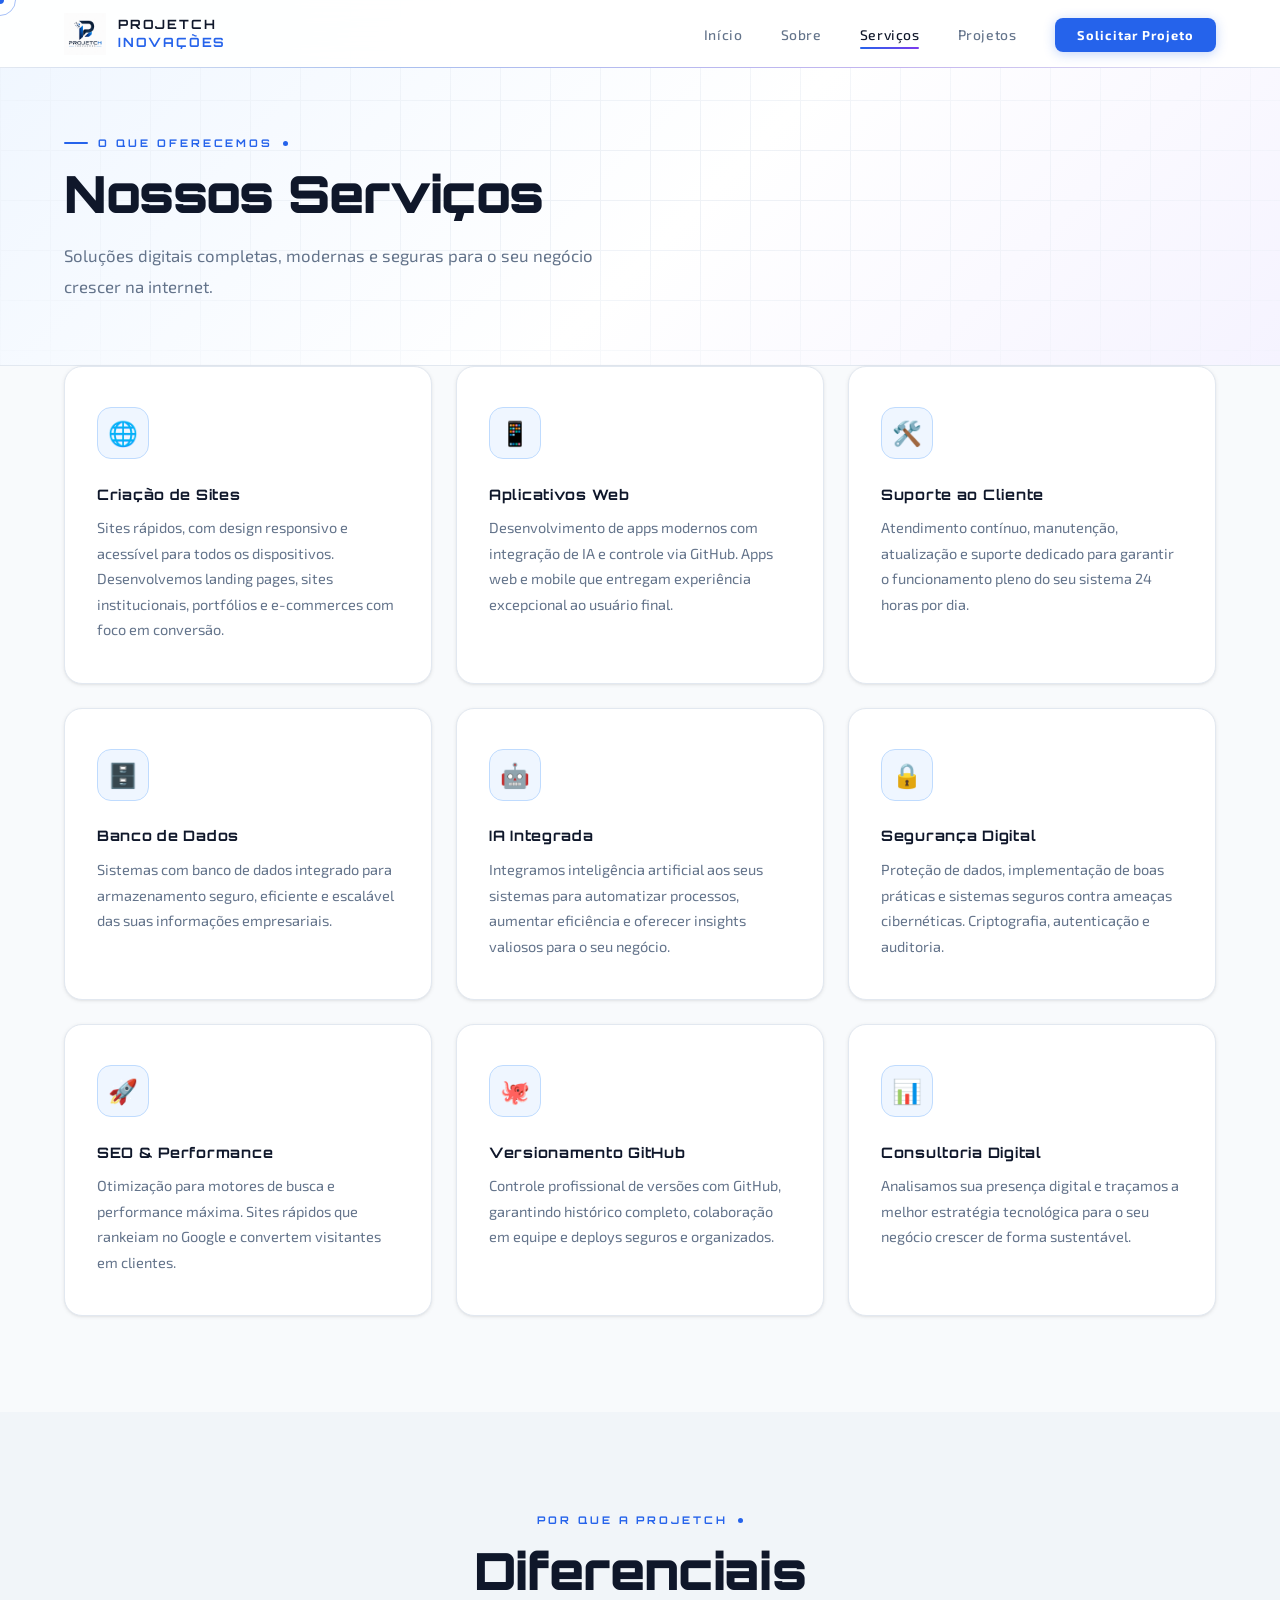
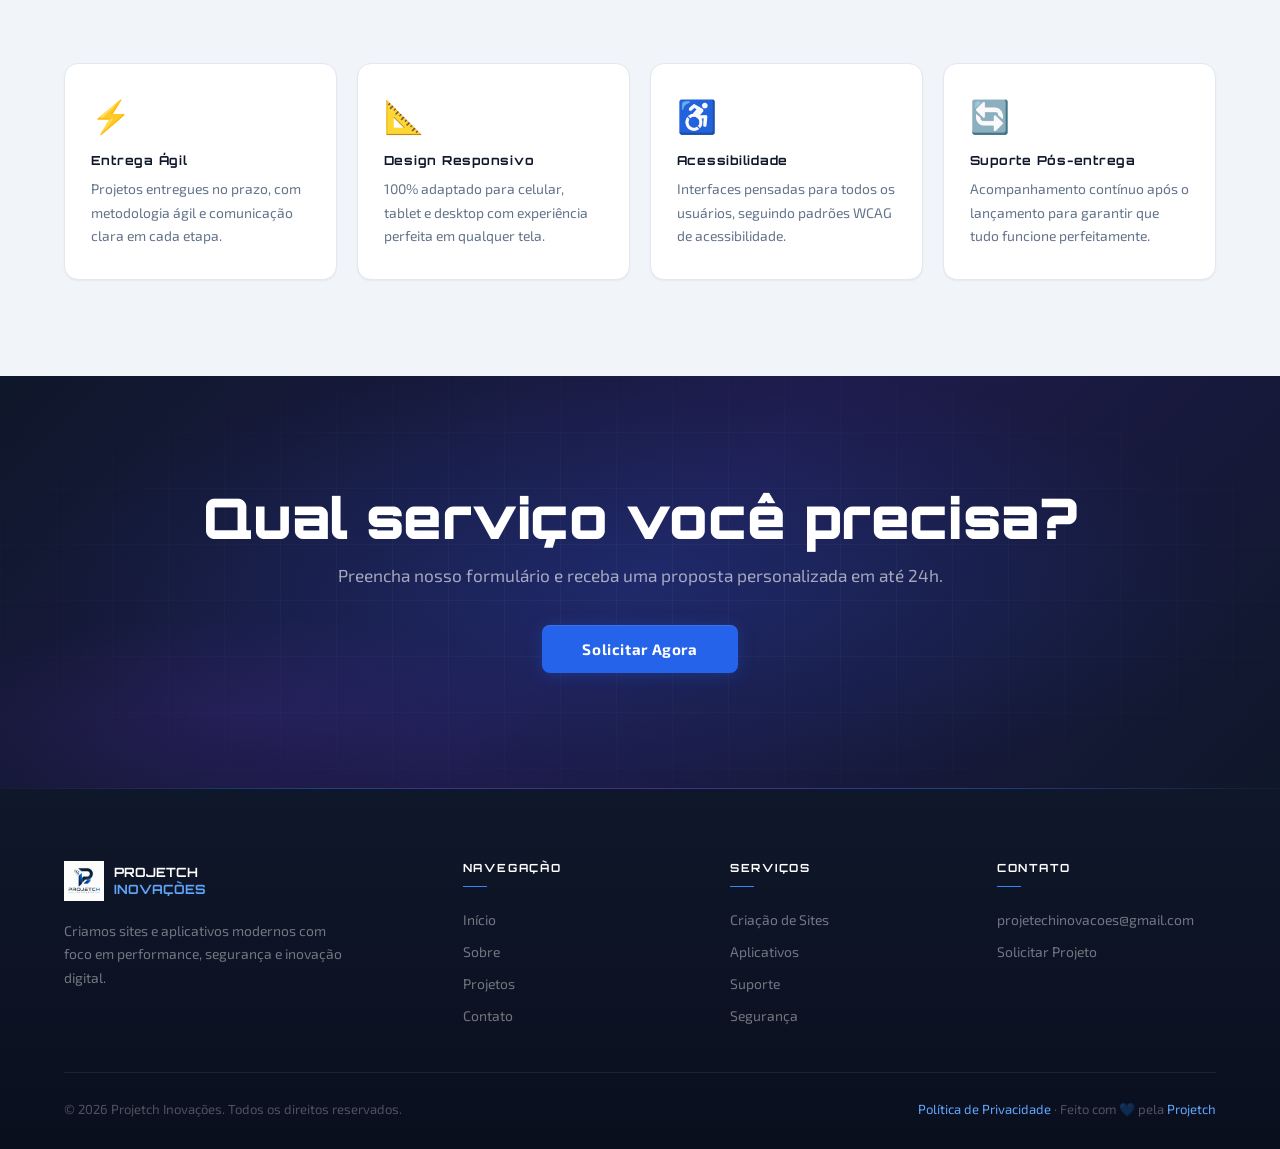
<file: servicos.html>
<!DOCTYPE html>
<html lang="pt-BR">
<head>
  <meta charset="UTF-8">
  <meta name="viewport" content="width=device-width, initial-scale=1.0">
  <title>Projetch Inovações | Serviços</title>
  <meta name="description" content="Criação de sites, aplicativos web, sistemas com banco de dados, IA integrada, segurança digital e SEO. Conheça os serviços completos da Projetch Inovações.">
  <link rel="canonical" href="https://melissamiilleer-prog.github.io/PROJETCH-INOVA-ES-/servicos.html">

  <!-- Open Graph -->
  <meta property="og:type" content="website">
  <meta property="og:site_name" content="Projetch Inovações">
  <meta property="og:title" content="Projetch Inovações | Serviços">
  <meta property="og:description" content="Criação de sites, aplicativos web, sistemas com banco de dados, IA integrada, segurança digital e SEO. Conheça os serviços completos da Projetch Inovações.">
  <meta property="og:image" content="https://melissamiilleer-prog.github.io/PROJETCH-INOVA-ES-/logo_Projetch.png">
  <meta property="og:locale" content="pt_BR">

  <!-- Twitter -->
  <meta name="twitter:card" content="summary">
  <meta name="twitter:title" content="Projetch Inovações | Serviços">
  <meta name="twitter:description" content="Criação de sites, aplicativos web, sistemas com banco de dados, IA integrada, segurança digital e SEO. Conheça os serviços completos da Projetch Inovações.">
  <meta name="twitter:image" content="https://melissamiilleer-prog.github.io/PROJETCH-INOVA-ES-/logo_Projetch.png">

  <link rel="icon" type="image/png" href="logo_Projetch.png">
  <link rel="apple-touch-icon" href="logo_Projetch.png">

  <link rel="stylesheet" href="style.css">
</head>
<body>

<!-- ══ NAV ══ -->
<nav>
  <a class="nav-logo" href="index.html">
    <img src="logo_Projetch.png" alt="Projetch Logo" onerror="this.style.display='none'">
    <div class="nav-logo-text">PROJETCH<br><span>INOVAÇÕES</span></div>
  </a>
  <ul class="nav-links">
    <li><a href="index.html">Início</a></li>
    <li><a href="sobre.html">Sobre</a></li>
    <li><a href="servicos.html">Serviços</a></li>
    <li><a href="projetos.html">Projetos</a></li>
    <li><a href="contato.html" class="nav-cta">Solicitar Projeto</a></li>
  </ul>
  <div class="hamburger" id="hamburger" onclick="toggleMobile()">
    <span></span><span></span><span></span>
  </div>
</nav>

<!-- ══ MOBILE MENU ══ -->
<div class="mobile-menu" id="mobile-menu">
  <a href="index.html">Início</a>
  <a href="sobre.html">Sobre</a>
  <a href="servicos.html">Serviços</a>
  <a href="projetos.html">Projetos</a>
  <a href="contato.html">Solicitar Projeto</a>
</div>

<!-- ══ PAGE HEADER ══ -->
<div class="page-header">
  <div class="section-label reveal">O que oferecemos</div>
  <h1 class="section-title reveal">Nossos Serviços</h1>
  <p class="section-sub reveal">Soluções digitais completas, modernas e seguras para o seu negócio crescer na internet.</p>
</div>

<!-- ══ CARDS DE SERVIÇO ══ -->
<div class="services-grid">

  <div class="service-card reveal">
    <div class="service-icon">🌐</div>
    <h3>Criação de Sites</h3>
    <p>Sites rápidos, com design responsivo e acessível para todos os dispositivos. Desenvolvemos landing pages, sites institucionais, portfólios e e-commerces com foco em conversão.</p>
  </div>

  <div class="service-card reveal">
    <div class="service-icon">📱</div>
    <h3>Aplicativos Web</h3>
    <p>Desenvolvimento de apps modernos com integração de IA e controle via GitHub. Apps web e mobile que entregam experiência excepcional ao usuário final.</p>
  </div>

  <div class="service-card reveal">
    <div class="service-icon">🛠️</div>
    <h3>Suporte ao Cliente</h3>
    <p>Atendimento contínuo, manutenção, atualização e suporte dedicado para garantir o funcionamento pleno do seu sistema 24 horas por dia.</p>
  </div>

  <div class="service-card reveal">
    <div class="service-icon">🗄️</div>
    <h3>Banco de Dados</h3>
    <p>Sistemas com banco de dados integrado para armazenamento seguro, eficiente e escalável das suas informações empresariais.</p>
  </div>

  <div class="service-card reveal">
    <div class="service-icon">🤖</div>
    <h3>IA Integrada</h3>
    <p>Integramos inteligência artificial aos seus sistemas para automatizar processos, aumentar eficiência e oferecer insights valiosos para o seu negócio.</p>
  </div>

  <div class="service-card reveal">
    <div class="service-icon">🔒</div>
    <h3>Segurança Digital</h3>
    <p>Proteção de dados, implementação de boas práticas e sistemas seguros contra ameaças cibernéticas. Criptografia, autenticação e auditoria.</p>
  </div>

  <div class="service-card reveal">
    <div class="service-icon">🚀</div>
    <h3>SEO &amp; Performance</h3>
    <p>Otimização para motores de busca e performance máxima. Sites rápidos que rankeiam no Google e convertem visitantes em clientes.</p>
  </div>

  <div class="service-card reveal">
    <div class="service-icon">🐙</div>
    <h3>Versionamento GitHub</h3>
    <p>Controle profissional de versões com GitHub, garantindo histórico completo, colaboração em equipe e deploys seguros e organizados.</p>
  </div>

  <div class="service-card reveal">
    <div class="service-icon">📊</div>
    <h3>Consultoria Digital</h3>
    <p>Analisamos sua presença digital e traçamos a melhor estratégia tecnológica para o seu negócio crescer de forma sustentável.</p>
  </div>

</div>

<!-- ══ DIFERENCIAIS ══ -->
<div class="home-diff">
  <div class="section-head center">
    <div class="section-label reveal">Por que a Projetch</div>
    <h2 class="section-title reveal">Diferenciais</h2>
  </div>
  <div class="home-diff-grid">
    <div class="diff-card reveal">
      <div class="diff-icon">⚡</div>
      <h4>Entrega Ágil</h4>
      <p>Projetos entregues no prazo, com metodologia ágil e comunicação clara em cada etapa.</p>
    </div>
    <div class="diff-card reveal">
      <div class="diff-icon">📐</div>
      <h4>Design Responsivo</h4>
      <p>100% adaptado para celular, tablet e desktop com experiência perfeita em qualquer tela.</p>
    </div>
    <div class="diff-card reveal">
      <div class="diff-icon">♿</div>
      <h4>Acessibilidade</h4>
      <p>Interfaces pensadas para todos os usuários, seguindo padrões WCAG de acessibilidade.</p>
    </div>
    <div class="diff-card reveal">
      <div class="diff-icon">🔄</div>
      <h4>Suporte Pós-entrega</h4>
      <p>Acompanhamento contínuo após o lançamento para garantir que tudo funcione perfeitamente.</p>
    </div>
  </div>
</div>

<!-- ══ CTA ══ -->
<div class="cta-section">
  <h2 class="reveal">Qual serviço você precisa?</h2>
  <p class="reveal">Preencha nosso formulário e receba uma proposta personalizada em até 24h.</p>
  <a class="btn-primary reveal" href="contato.html">Solicitar Agora</a>
</div>

<!-- ══ FOOTER ══ -->
<footer>
  <div class="footer-inner">
    <div class="footer-brand">
      <div class="fb-logo">
        <img src="logo_Projetch.png" alt="Projetch" onerror="this.style.display='none'">
        <div class="fb-logo-text">PROJETCH<br><span>INOVAÇÕES</span></div>
      </div>
      <p>Criamos sites e aplicativos modernos com foco em performance, segurança e inovação digital.</p>
    </div>
    <div class="footer-col">
      <h5>Navegação</h5>
      <ul>
        <li><a href="index.html">Início</a></li>
        <li><a href="sobre.html">Sobre</a></li>
        <li><a href="projetos.html">Projetos</a></li>
        <li><a href="contato.html">Contato</a></li>
      </ul>
    </div>
    <div class="footer-col">
      <h5>Serviços</h5>
      <ul>
        <li><a href="servicos.html">Criação de Sites</a></li>
        <li><a href="servicos.html">Aplicativos</a></li>
        <li><a href="servicos.html">Suporte</a></li>
        <li><a href="servicos.html">Segurança</a></li>
      </ul>
    </div>
    <div class="footer-col">
      <h5>Contato</h5>
      <ul>
        <li><a href="mailto:projetechinovacoes@gmail.com">projetechinovacoes@gmail.com</a></li>
        <li><a href="contato.html">Solicitar Projeto</a></li>
      </ul>
    </div>
  </div>
  <div class="footer-bottom">
    <p>© 2026 Projetch Inovações. Todos os direitos reservados.</p>
    <p><a href="privacidade.html">Política de Privacidade</a> · Feito com 💙 pela <a href="index.html">Projetch</a></p>
  </div>
</footer>

<div class="toast" id="toast"></div>
<script src="main.js"></script>
</body>
</html>
</file>
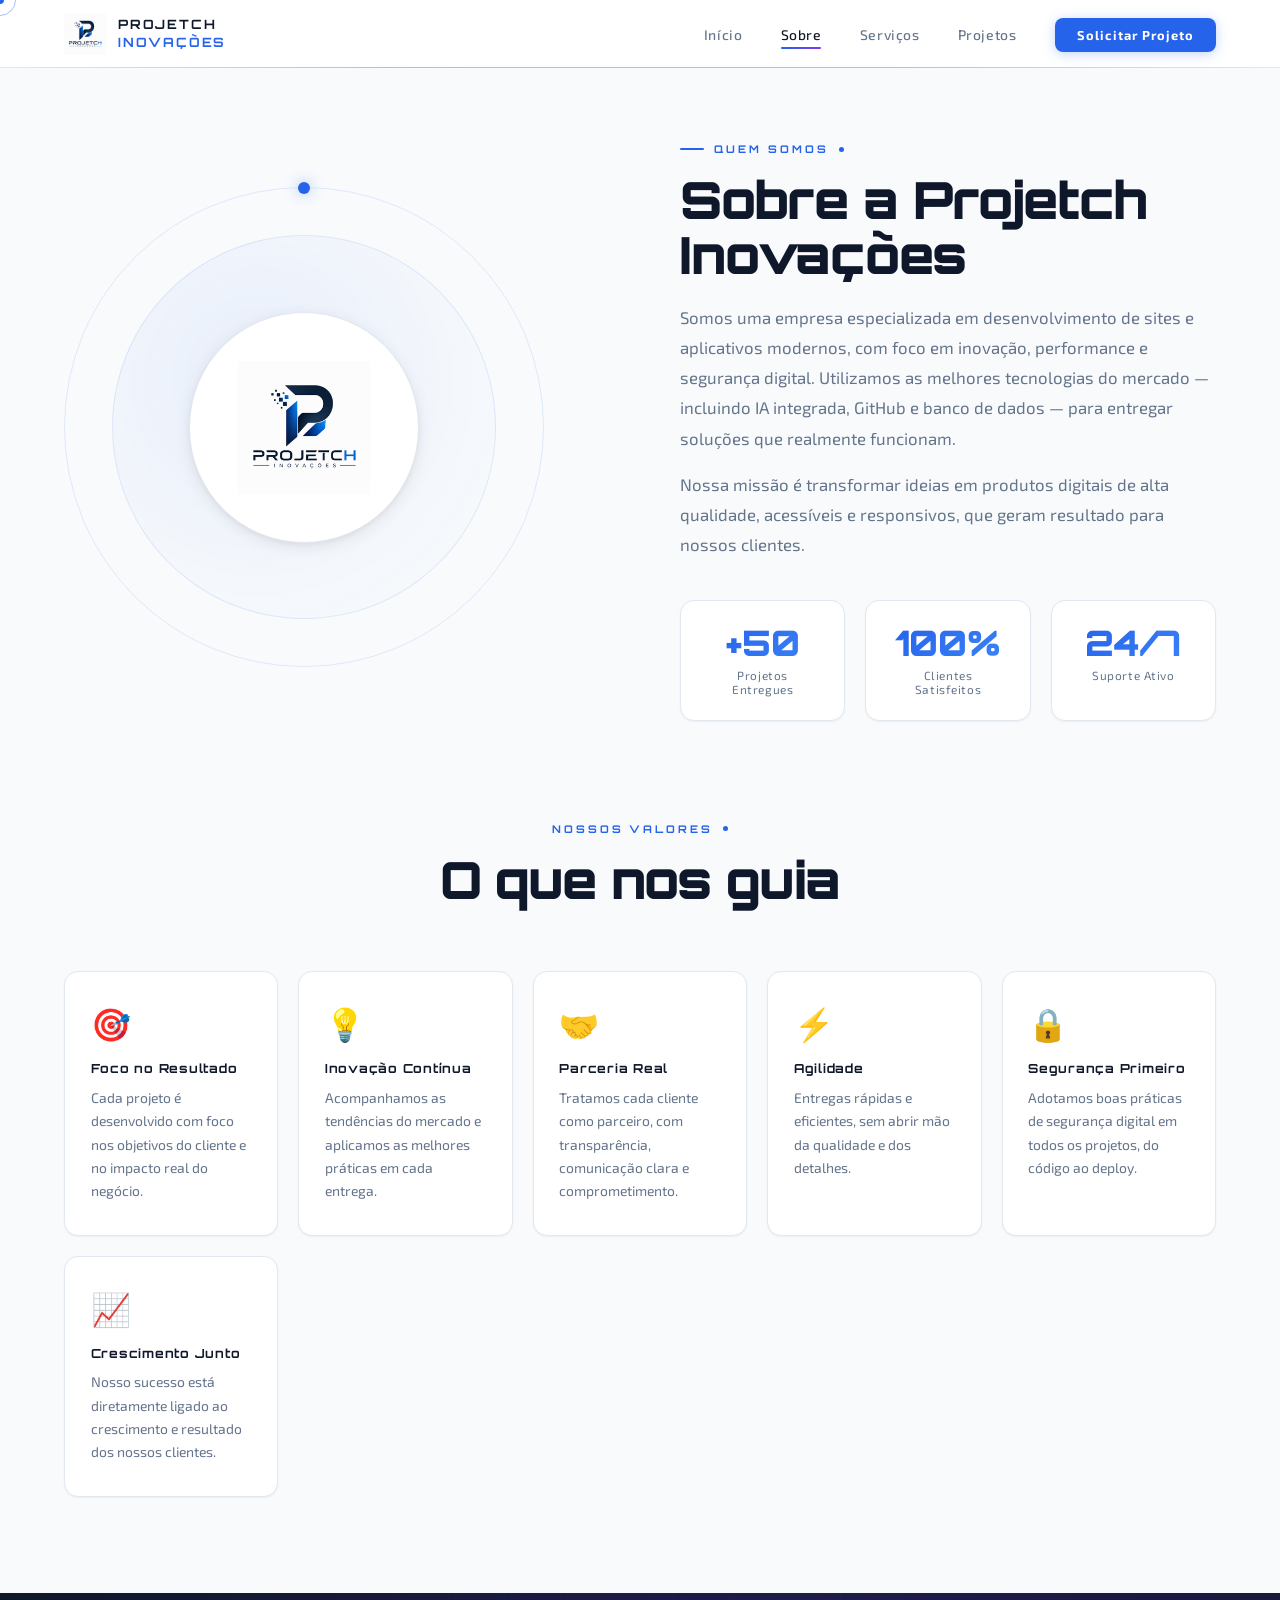
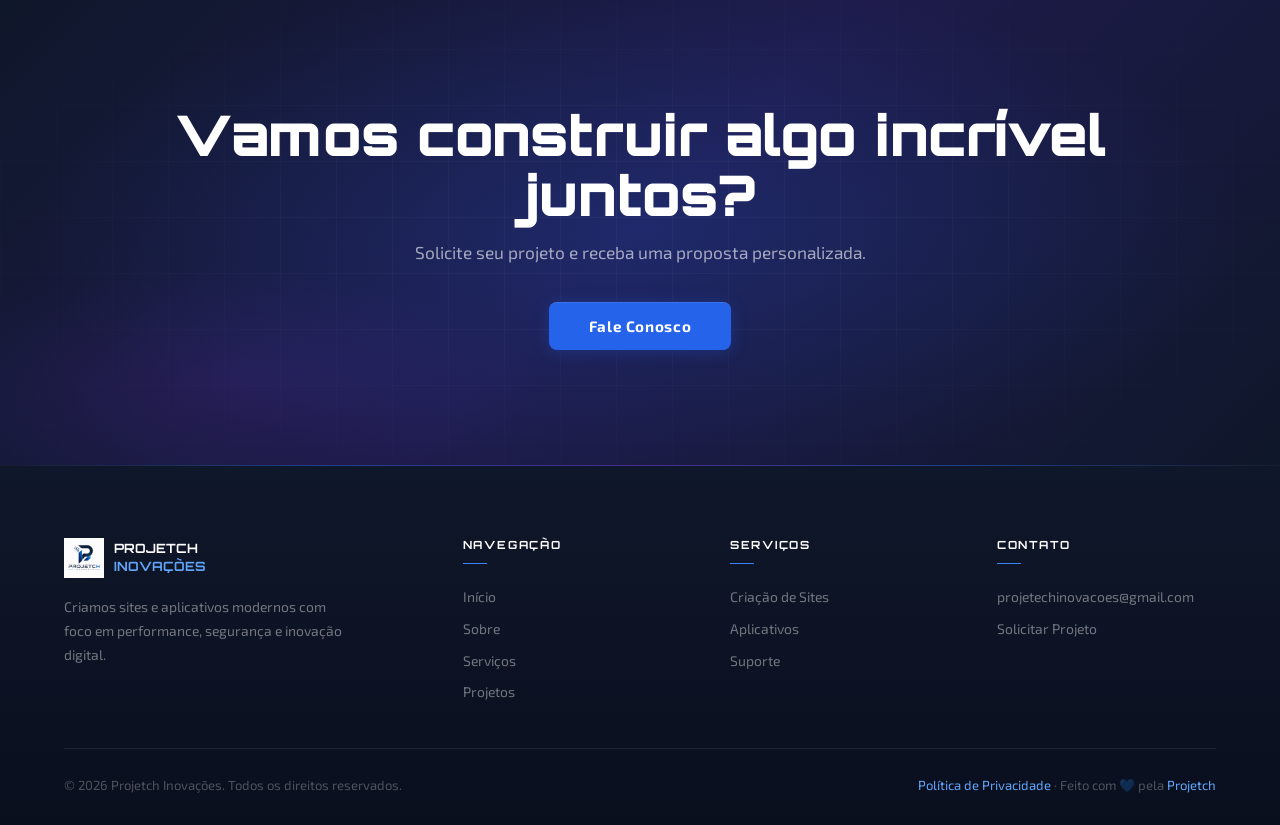
<file: sobre.html>
<!DOCTYPE html>
<html lang="pt-BR">
<head>
  <meta charset="UTF-8">
  <meta name="viewport" content="width=device-width, initial-scale=1.0">
  <title>Projetch Inovações | Sobre</title>
  <meta name="description" content="Conheça a Projetch Inovações: equipe especializada em desenvolvimento de sites e aplicativos modernos, com foco em inovação, performance e segurança digital.">
  <link rel="canonical" href="https://melissamiilleer-prog.github.io/PROJETCH-INOVA-ES-/sobre.html">

  <!-- Open Graph -->
  <meta property="og:type" content="website">
  <meta property="og:site_name" content="Projetch Inovações">
  <meta property="og:title" content="Projetch Inovações | Sobre">
  <meta property="og:description" content="Conheça a Projetch Inovações: equipe especializada em desenvolvimento de sites e aplicativos modernos, com foco em inovação, performance e segurança digital.">
  <meta property="og:image" content="https://melissamiilleer-prog.github.io/PROJETCH-INOVA-ES-/logo_Projetch.png">
  <meta property="og:locale" content="pt_BR">

  <!-- Twitter -->
  <meta name="twitter:card" content="summary">
  <meta name="twitter:title" content="Projetch Inovações | Sobre">
  <meta name="twitter:description" content="Conheça a Projetch Inovações: equipe especializada em desenvolvimento de sites e aplicativos modernos, com foco em inovação, performance e segurança digital.">
  <meta name="twitter:image" content="https://melissamiilleer-prog.github.io/PROJETCH-INOVA-ES-/logo_Projetch.png">

  <link rel="icon" type="image/png" href="logo_Projetch.png">
  <link rel="apple-touch-icon" href="logo_Projetch.png">

  <link rel="stylesheet" href="style.css">
</head>
<body>

<!-- ══ NAV ══ -->
<nav>
  <a class="nav-logo" href="index.html">
    <img src="logo_Projetch.png" alt="Projetch Logo" onerror="this.style.display='none'">
    <div class="nav-logo-text">PROJETCH<br><span>INOVAÇÕES</span></div>
  </a>
  <ul class="nav-links">
    <li><a href="index.html">Início</a></li>
    <li><a href="sobre.html">Sobre</a></li>
    <li><a href="servicos.html">Serviços</a></li>
    <li><a href="projetos.html">Projetos</a></li>
    <li><a href="contato.html" class="nav-cta">Solicitar Projeto</a></li>
  </ul>
  <div class="hamburger" id="hamburger" onclick="toggleMobile()">
    <span></span><span></span><span></span>
  </div>
</nav>

<!-- ══ MOBILE MENU ══ -->
<div class="mobile-menu" id="mobile-menu">
  <a href="index.html">Início</a>
  <a href="sobre.html">Sobre</a>
  <a href="servicos.html">Serviços</a>
  <a href="projetos.html">Projetos</a>
  <a href="contato.html">Solicitar Projeto</a>
</div>

<!-- ══ SOBRE CONTENT ══ -->
<div class="sobre-wrapper" style="padding-top: calc(70px + 4rem);">

  <!-- Visual orb -->
  <div class="sobre-visual">
    <div class="sobre-ring"></div>
    <div class="sobre-orb"></div>
    <div class="sobre-logo-wrap">
      <img src="logo_Projetch.png" alt="Projetch Logo">
    </div>
  </div>

  <!-- Texto -->
  <div class="sobre-content">
    <div class="section-label reveal">Quem somos</div>
    <h2 class="section-title reveal">Sobre a Projetch Inovações</h2>
    <p class="section-sub reveal">
      Somos uma empresa especializada em desenvolvimento de sites e aplicativos modernos, com foco em inovação, performance e segurança digital. Utilizamos as melhores tecnologias do mercado — incluindo IA integrada, GitHub e banco de dados — para entregar soluções que realmente funcionam.
    </p>
    <p class="section-sub reveal" style="margin-top:1rem;">
      Nossa missão é transformar ideias em produtos digitais de alta qualidade, acessíveis e responsivos, que geram resultado para nossos clientes.
    </p>
    <div class="sobre-stats reveal">
      <div class="stat-box">
        <div class="stat-num">+50</div>
        <div class="stat-label">Projetos Entregues</div>
      </div>
      <div class="stat-box">
        <div class="stat-num">100%</div>
        <div class="stat-label">Clientes Satisfeitos</div>
      </div>
      <div class="stat-box">
        <div class="stat-num">24/7</div>
        <div class="stat-label">Suporte Ativo</div>
      </div>
    </div>
  </div>
</div>

<!-- ══ VALORES ══ -->
<div style="padding: 0 5vw 6rem;">
  <div class="section-head center">
    <div class="section-label reveal">Nossos Valores</div>
    <h2 class="section-title reveal">O que nos guia</h2>
  </div>
  <div class="home-diff-grid">
    <div class="diff-card reveal">
      <div class="diff-icon">🎯</div>
      <h4>Foco no Resultado</h4>
      <p>Cada projeto é desenvolvido com foco nos objetivos do cliente e no impacto real do negócio.</p>
    </div>
    <div class="diff-card reveal">
      <div class="diff-icon">💡</div>
      <h4>Inovação Contínua</h4>
      <p>Acompanhamos as tendências do mercado e aplicamos as melhores práticas em cada entrega.</p>
    </div>
    <div class="diff-card reveal">
      <div class="diff-icon">🤝</div>
      <h4>Parceria Real</h4>
      <p>Tratamos cada cliente como parceiro, com transparência, comunicação clara e comprometimento.</p>
    </div>
    <div class="diff-card reveal">
      <div class="diff-icon">⚡</div>
      <h4>Agilidade</h4>
      <p>Entregas rápidas e eficientes, sem abrir mão da qualidade e dos detalhes.</p>
    </div>
    <div class="diff-card reveal">
      <div class="diff-icon">🔒</div>
      <h4>Segurança Primeiro</h4>
      <p>Adotamos boas práticas de segurança digital em todos os projetos, do código ao deploy.</p>
    </div>
    <div class="diff-card reveal">
      <div class="diff-icon">📈</div>
      <h4>Crescimento Junto</h4>
      <p>Nosso sucesso está diretamente ligado ao crescimento e resultado dos nossos clientes.</p>
    </div>
  </div>
</div>

<!-- ══ CTA ══ -->
<div class="cta-section">
  <h2 class="reveal">Vamos construir algo incrível juntos?</h2>
  <p class="reveal">Solicite seu projeto e receba uma proposta personalizada.</p>
  <a class="btn-primary reveal" href="contato.html">Fale Conosco</a>
</div>

<!-- ══ FOOTER ══ -->
<footer>
  <div class="footer-inner">
    <div class="footer-brand">
      <div class="fb-logo">
        <img src="logo_Projetch.png" alt="Projetch" onerror="this.style.display='none'">
        <div class="fb-logo-text">PROJETCH<br><span>INOVAÇÕES</span></div>
      </div>
      <p>Criamos sites e aplicativos modernos com foco em performance, segurança e inovação digital.</p>
    </div>
    <div class="footer-col">
      <h5>Navegação</h5>
      <ul>
        <li><a href="index.html">Início</a></li>
        <li><a href="sobre.html">Sobre</a></li>
        <li><a href="servicos.html">Serviços</a></li>
        <li><a href="projetos.html">Projetos</a></li>
      </ul>
    </div>
    <div class="footer-col">
      <h5>Serviços</h5>
      <ul>
        <li><a href="servicos.html">Criação de Sites</a></li>
        <li><a href="servicos.html">Aplicativos</a></li>
        <li><a href="servicos.html">Suporte</a></li>
      </ul>
    </div>
    <div class="footer-col">
      <h5>Contato</h5>
      <ul>
        <li><a href="mailto:projetechinovacoes@gmail.com">projetechinovacoes@gmail.com</a></li>
        <li><a href="contato.html">Solicitar Projeto</a></li>
      </ul>
    </div>
  </div>
  <div class="footer-bottom">
    <p>© 2026 Projetch Inovações. Todos os direitos reservados.</p>
    <p><a href="privacidade.html">Política de Privacidade</a> · Feito com 💙 pela <a href="index.html">Projetch</a></p>
  </div>
</footer>

<div class="toast" id="toast"></div>
<script src="main.js"></script>
</body>
</html>
</file>
<file: style.css>
@import url('https://fonts.googleapis.com/css2?family=Orbitron:wght@400;600;700;900&family=Exo+2:ital,wght@0,300;0,400;0,500;0,600;0,700;1,300&display=swap');

:root {
  --bg-page:        #F8FAFC;
  --bg-section:     #FFFFFF;
  --bg-section-alt: #F1F5F9;
  --bg-card:        #FFFFFF;
  --bg-card2:       #F8FAFC;
  --bg-glass:       rgba(255,255,255,0.88);
  --bg-deep:        #F8FAFC;
  --bg-dark:        #F1F5F9;

  --blue-primary:   #2563EB;
  --blue-bright:    #3B82F6;
  --blue-vivid:     #60A5FA;
  --blue-accent:    #2563EB;
  --cyan-glow:      #0EA5E9;
  --purple-accent:  #7C3AED;
  --purple-soft:    #8B5CF6;

  --blue-50:        #EFF6FF;
  --blue-100:       #DBEAFE;
  --purple-50:      #F5F3FF;

  --navy:           #0F172A;
  --text-white:     #0F172A;
  --text-body:      #334155;
  --text-muted:     #64748B;
  --text-dim:       #94A3B8;

  --border:         #E2E8F0;
  --border-mid:     #BFDBFE;
  --border-bright:  #93C5FD;

  --shadow-xs:      0 1px 2px rgba(0,0,0,0.05);
  --shadow-sm:      0 1px 4px rgba(0,0,0,0.07), 0 1px 2px rgba(0,0,0,0.04);
  --shadow-md:      0 4px 16px rgba(0,0,0,0.08), 0 2px 4px rgba(0,0,0,0.04);
  --shadow-lg:      0 8px 32px rgba(0,0,0,0.10), 0 4px 8px rgba(0,0,0,0.05);
  --shadow-xl:      0 16px 56px rgba(0,0,0,0.12), 0 6px 16px rgba(0,0,0,0.06);
  --glow-blue:      0 4px 24px rgba(37,99,235,0.20), 0 1px 4px rgba(37,99,235,0.12);
  --glow-cyan:      0 4px 24px rgba(37,99,235,0.25), 0 1px 4px rgba(37,99,235,0.15);
  --glow-purple:    0 4px 24px rgba(124,58,237,0.20), 0 1px 4px rgba(124,58,237,0.12);
  --glow-strong:    0 8px 40px rgba(37,99,235,0.30);

  --font-display:   'Orbitron', monospace;
  --font-body:      'Exo 2', sans-serif;

  --ease-out:       cubic-bezier(0.22, 1, 0.36, 1);
  --ease-spring:    cubic-bezier(0.34, 1.56, 0.64, 1);
  --transition:     0.32s cubic-bezier(0.22, 1, 0.36, 1);
  --transition-slow:0.55s cubic-bezier(0.22, 1, 0.36, 1);
  --blur-glass:     blur(20px) saturate(180%);
  --blur-heavy:     blur(40px);
}

/* ─── RESET ─── */
*, *::before, *::after { box-sizing: border-box; margin: 0; padding: 0; }
html { scroll-behavior: smooth; font-size: 16px; }
body {
  background: var(--bg-page);
  color: var(--text-white);
  font-family: var(--font-body);
  font-weight: 400;
  overflow-x: hidden;
  -webkit-font-smoothing: antialiased;
  -moz-osx-font-smoothing: grayscale;
}
::selection { background: rgba(37,99,235,0.15); color: var(--blue-primary); }

/* ─── SCROLLBAR ─── */
::-webkit-scrollbar { width: 5px; }
::-webkit-scrollbar-track { background: var(--bg-page); }
::-webkit-scrollbar-thumb {
  background: linear-gradient(180deg, var(--blue-primary), var(--purple-accent));
  border-radius: 4px;
}

/* ─── SCROLL PROGRESS ─── */
#scroll-progress {
  position: fixed; top: 0; left: 0; height: 3px; z-index: 9999;
  background: linear-gradient(90deg, var(--blue-primary), var(--purple-accent));
  width: 0%; transition: width 0.1s linear;
}

/* ══════════════════════════════════
   CURSOR
   ══════════════════════════════════ */
body.custom-cursor-active { cursor: none; }
@media (prefers-reduced-motion: reduce) { body.custom-cursor-active { cursor: auto; } }
.cursor {
  width: 8px; height: 8px; border-radius: 50%;
  background: var(--blue-primary);
  position: fixed; top: 0; left: 0; z-index: 99999;
  pointer-events: none; transform: translate(-50%,-50%);
  transition: width 0.18s, height 0.18s, background 0.18s;
}
.cursor-ring {
  width: 32px; height: 32px; border-radius: 50%;
  border: 1.5px solid rgba(37,99,235,0.4);
  position: fixed; top: 0; left: 0; z-index: 99998;
  pointer-events: none; transform: translate(-50%,-50%);
  transition: left 0.09s linear, top 0.09s linear, width 0.25s var(--ease-out), height 0.25s var(--ease-out), border-color 0.25s;
}
.cursor.hover { width: 16px; height: 16px; background: var(--purple-accent); }
.cursor-ring.hover { width: 44px; height: 44px; border-color: rgba(124,58,237,0.35); }

/* ══════════════════════════════════
   NAVIGATION
   ══════════════════════════════════ */
nav {
  position: fixed; top: 0; left: 0; right: 0; z-index: 1000;
  display: flex; align-items: center; justify-content: space-between;
  padding: 0 5vw; height: 68px;
  background: rgba(255,255,255,0.92);
  backdrop-filter: var(--blur-glass);
  -webkit-backdrop-filter: var(--blur-glass);
  border-bottom: 1px solid var(--border);
  transition: box-shadow var(--transition), background var(--transition);
}
nav::after {
  content: ''; position: absolute; bottom: -1px; left: 0; right: 0; height: 1px;
  background: linear-gradient(90deg, transparent 0%, var(--blue-primary) 30%, var(--purple-accent) 70%, transparent 100%);
  opacity: 0.3; pointer-events: none;
}
nav.scrolled {
  background: rgba(255,255,255,0.97);
  box-shadow: 0 2px 20px rgba(0,0,0,0.08);
}

.nav-logo { display: flex; align-items: center; gap: 12px; cursor: pointer; text-decoration: none; }
.nav-logo img {
  height: 42px; width: auto; object-fit: contain;
  transition: opacity var(--transition), transform var(--transition);
}
.nav-logo:hover img { opacity: 0.8; transform: scale(1.04); }
.nav-logo-text { font-family: var(--font-display); font-size: 0.8rem; font-weight: 700; color: var(--navy); letter-spacing: 0.14em; line-height: 1.35; }
.nav-logo-text span { color: var(--blue-primary); }

.nav-links { display: flex; gap: 2.4rem; list-style: none; }
.nav-links a {
  font-family: var(--font-body); font-weight: 500; font-size: 0.87rem;
  color: var(--text-muted); text-decoration: none; letter-spacing: 0.04em;
  transition: color var(--transition); position: relative; padding-bottom: 6px;
}
.nav-links a::after {
  content: ''; position: absolute; bottom: 0; left: 50%; right: 50%; height: 2px;
  background: linear-gradient(90deg, var(--blue-primary), var(--purple-accent));
  border-radius: 2px;
  transition: left var(--transition), right var(--transition);
}
.nav-links a:hover,
.nav-links a.active-link { color: var(--navy); }
.nav-links a:hover::after,
.nav-links a.active-link::after { left: 0; right: 0; }

.nav-cta {
  position: relative; overflow: hidden;
  background: var(--blue-primary) !important;
  color: #fff !important; padding: 9px 22px !important; border-radius: 8px !important;
  font-weight: 700 !important; font-size: 0.8rem !important; letter-spacing: 0.08em !important;
  box-shadow: 0 2px 12px rgba(37,99,235,0.28) !important;
  transition: transform var(--transition), box-shadow var(--transition), background var(--transition) !important;
}
.nav-cta:hover {
  background: #1D4ED8 !important;
  transform: translateY(-1px) !important;
  box-shadow: 0 4px 20px rgba(37,99,235,0.38) !important;
  color: #fff !important;
}
.nav-cta::after { display: none !important; }
.nav-cta::before { display: none !important; }

/* ─── HAMBURGER ─── */
.hamburger { display: none; flex-direction: column; gap: 5px; cursor: pointer; padding: 5px; }
.hamburger span {
  display: block; width: 24px; height: 2px;
  background: var(--navy);
  border-radius: 2px; transition: var(--transition);
}
.hamburger.open span:nth-child(1) { transform: translateY(7px) rotate(45deg); }
.hamburger.open span:nth-child(2) { opacity: 0; transform: scaleX(0); }
.hamburger.open span:nth-child(3) { transform: translateY(-7px) rotate(-45deg); }

/* ─── MOBILE MENU ─── */
.mobile-menu {
  display: none; position: fixed; top: 68px; left: 0; right: 0; z-index: 999;
  background: rgba(255,255,255,0.98);
  backdrop-filter: var(--blur-glass);
  -webkit-backdrop-filter: var(--blur-glass);
  padding: 2rem 5vw; flex-direction: column; gap: 0;
  border-bottom: 1px solid var(--border);
  box-shadow: 0 8px 32px rgba(0,0,0,0.1);
  transform: translateY(-10px); opacity: 0;
  animation: none;
}
.mobile-menu.open {
  display: flex;
  animation: slideDown 0.3s var(--ease-out) forwards;
}
@keyframes slideDown {
  from { transform: translateY(-12px); opacity: 0; }
  to   { transform: translateY(0);     opacity: 1; }
}
.mobile-menu a {
  font-family: var(--font-body); font-weight: 500; font-size: 1rem;
  color: var(--text-muted); text-decoration: none;
  padding: 1rem 0; border-bottom: 1px solid var(--border);
  transition: color var(--transition), padding-left var(--transition);
  display: flex; align-items: center; gap: 8px;
}
.mobile-menu a:hover { color: var(--blue-primary); padding-left: 6px; }
.mobile-menu a:last-child { border-bottom: none; }

/* ══════════════════════════════════
   BUTTONS
   ══════════════════════════════════ */
.btn-primary {
  position: relative; overflow: hidden;
  background: var(--blue-primary);
  color: #fff; font-family: var(--font-body); font-weight: 700; font-size: 0.95rem;
  padding: 15px 40px; border: none; border-radius: 8px; cursor: pointer;
  letter-spacing: 0.04em; text-decoration: none; display: inline-block;
  box-shadow: 0 2px 16px rgba(37,99,235,0.28), inset 0 1px 0 rgba(255,255,255,0.1);
  transition: transform var(--transition), box-shadow var(--transition), background var(--transition);
  isolation: isolate;
}
.btn-primary::after {
  content: ''; position: absolute; top: 0; left: -100%; width: 55%; height: 100%;
  background: linear-gradient(90deg, transparent, rgba(255,255,255,0.18), transparent);
  transition: left 0.55s ease;
}
.btn-primary:hover {
  background: #1D4ED8;
  transform: translateY(-2px);
  box-shadow: 0 6px 28px rgba(37,99,235,0.38), inset 0 1px 0 rgba(255,255,255,0.12);
}
.btn-primary:hover::after { left: 160%; }
.btn-primary span { position: relative; z-index: 1; }
.btn-primary:focus-visible { outline: 2px solid var(--blue-primary); outline-offset: 3px; }

.btn-ghost {
  position: relative; overflow: hidden;
  background: transparent; color: var(--navy);
  font-family: var(--font-body); font-weight: 600; font-size: 0.95rem;
  padding: 14px 38px; border-radius: 8px; cursor: pointer; letter-spacing: 0.04em;
  text-decoration: none; display: inline-block;
  border: 1.5px solid var(--border-mid);
  transition: color var(--transition), transform var(--transition), box-shadow var(--transition), border-color var(--transition), background var(--transition);
}
.btn-ghost::after {
  content: ''; position: absolute; bottom: 0; left: 0; right: 0; height: 2px;
  background: linear-gradient(90deg, var(--blue-primary), var(--purple-accent));
  transform: scaleX(0); transform-origin: left; transition: transform var(--transition);
}
.btn-ghost:hover {
  color: var(--blue-primary); transform: translateY(-2px);
  box-shadow: var(--glow-blue); border-color: var(--blue-primary);
  background: var(--blue-50);
}
.btn-ghost:hover::after { transform: scaleX(1); }
.btn-ghost:focus-visible { outline: 2px solid var(--blue-primary); outline-offset: 3px; }

/* ══════════════════════════════════
   SECTIONS
   ══════════════════════════════════ */
section { padding: 6rem 5vw; }

.section-label {
  display: inline-flex; align-items: center; gap: 10px;
  font-family: var(--font-display); font-size: 0.66rem; font-weight: 700;
  letter-spacing: 0.28em; text-transform: uppercase;
  color: var(--blue-primary); margin-bottom: 1rem;
}
.section-label::before {
  content: ''; display: block; width: 24px; height: 2px;
  background: var(--blue-primary); flex-shrink: 0; border-radius: 2px;
}
.section-label::after {
  content: ''; display: block; width: 5px; height: 5px; border-radius: 50%;
  background: var(--blue-primary); flex-shrink: 0;
}

.section-title {
  font-family: var(--font-display);
  font-size: clamp(1.9rem, 4.5vw, 3.2rem); font-weight: 900;
  color: var(--navy); margin-bottom: 1.2rem; line-height: 1.08; letter-spacing: -0.02em;
}
.section-title .hl {
  background: linear-gradient(135deg, var(--blue-primary) 0%, var(--purple-accent) 100%);
  -webkit-background-clip: text; -webkit-text-fill-color: transparent; background-clip: text;
}
.section-sub {
  color: var(--text-muted); font-size: 1.05rem; font-weight: 400; line-height: 1.8; max-width: 560px;
}
.section-head { margin-bottom: 4rem; }
.section-head.center { text-align: center; }
.section-head.center .section-sub { margin: 0 auto; }
.section-head.center .section-label { justify-content: center; }
.section-head.center .section-label::before { display: none; }

/* ─── PAGE HEADER ─── */
.page-header {
  padding: 8rem 5vw 4rem; position: relative; overflow: hidden;
  background: linear-gradient(135deg, var(--blue-50) 0%, #FFFFFF 55%, var(--purple-50) 100%);
  border-bottom: 1px solid var(--border);
}
.page-header::before {
  content: ''; position: absolute; inset: 0; pointer-events: none;
  background-image:
    linear-gradient(var(--border) 1px, transparent 1px),
    linear-gradient(90deg, var(--border) 1px, transparent 1px);
  background-size: 50px 50px; opacity: 0.55;
  mask-image: radial-gradient(ellipse 80% 80% at 50% 50%, black 20%, transparent 100%);
}
.page-header::after { display: none; }

/* ══════════════════════════════════
   HERO
   ══════════════════════════════════ */
.hero-wrap {
  padding-top: 68px;
  background: linear-gradient(160deg, var(--blue-50) 0%, #FFFFFF 45%, #FAFBFF 100%);
}
.hero {
  min-height: calc(100vh - 68px); display: flex; align-items: center;
  padding: 6rem 5vw 4rem; position: relative; overflow: hidden;
}

.hero-grid-bg {
  position: absolute; inset: 0; pointer-events: none;
  background-image:
    linear-gradient(rgba(37,99,235,0.06) 1px, transparent 1px),
    linear-gradient(90deg, rgba(37,99,235,0.06) 1px, transparent 1px);
  background-size: 60px 60px;
  mask-image: radial-gradient(ellipse 85% 85% at 50% 50%, black 20%, transparent 100%);
  opacity: 0.6;
}

.hero-particles { display: none; }

.hero-content { position: relative; z-index: 2; max-width: 680px; }

.hero-badge {
  display: inline-flex; align-items: center; gap: 10px;
  background: var(--blue-50); border: 1px solid var(--border-mid);
  color: var(--blue-primary); font-size: 0.72rem; font-weight: 700;
  letter-spacing: 0.2em; text-transform: uppercase;
  padding: 9px 20px; border-radius: 22px; margin-bottom: 2rem;
  animation: fadeSlideUp 0.8s var(--ease-out) forwards;
}
.hero-badge::before {
  content: ''; width: 7px; height: 7px; border-radius: 50%;
  background: var(--blue-primary);
  animation: pulse-dot 2s ease infinite; flex-shrink: 0;
}

.hero h1 {
  font-family: var(--font-display);
  font-size: clamp(2.5rem, 6.5vw, 4.8rem); font-weight: 900;
  line-height: 1.04; letter-spacing: -0.025em; color: var(--navy);
  margin-bottom: 1.5rem;
  animation: fadeSlideUp 0.9s 0.1s var(--ease-out) forwards; opacity: 0;
}
.hero h1 em {
  font-style: normal;
  background: linear-gradient(135deg, var(--blue-primary) 0%, var(--blue-bright) 40%, var(--purple-accent) 100%);
  -webkit-background-clip: text; -webkit-text-fill-color: transparent; background-clip: text;
}
.hero p {
  font-size: clamp(1rem, 1.8vw, 1.12rem); font-weight: 400; color: var(--text-muted);
  line-height: 1.85; max-width: 530px; margin-bottom: 2.5rem;
  animation: fadeSlideUp 1s 0.2s var(--ease-out) forwards; opacity: 0;
}
.hero-btns {
  display: flex; gap: 1rem; flex-wrap: wrap;
  animation: fadeSlideUp 1.1s 0.32s var(--ease-out) forwards; opacity: 0;
}

.hero-visual {
  position: absolute; right: 4vw; top: 50%; transform: translateY(-50%);
  width: clamp(280px, 36vw, 500px); aspect-ratio: 1; pointer-events: none;
  animation: fadeSlideUp 1.3s 0.22s var(--ease-out) forwards; opacity: 0;
}
.hero-ring {
  position: absolute; inset: 0; border-radius: 50%;
  border: 1px solid rgba(37,99,235,0.15);
}
.hero-ring::after {
  content: ''; position: absolute; top: -6px; left: 50%;
  width: 12px; height: 12px; border-radius: 50%;
  background: var(--blue-primary);
  box-shadow: 0 0 16px rgba(37,99,235,0.5);
  transform: translateX(-50%);
}
.hero-ring2 {
  position: absolute; inset: 9%; border-radius: 50%;
  border: 1px dashed rgba(124,58,237,0.22);
}
.hero-ring2::after {
  content: ''; position: absolute; bottom: -5px; right: 10%;
  width: 8px; height: 8px; border-radius: 50%;
  background: var(--purple-accent);
  box-shadow: 0 0 12px rgba(124,58,237,0.45);
}
.hero-ring3 {
  position: absolute; inset: 19%; border-radius: 50%;
  border: 1px solid rgba(37,99,235,0.08);
}
.hero-orb {
  position: absolute; inset: 24%; border-radius: 50%;
  background: radial-gradient(circle at 33% 33%, rgba(37,99,235,0.10), rgba(37,99,235,0.03) 55%, transparent 80%);
  border: 1px solid rgba(37,99,235,0.1);
}
.hero-orb::before {
  content: ''; position: absolute; inset: 18%; border-radius: 50%;
  background: radial-gradient(circle, rgba(124,58,237,0.08), transparent 70%);
}

/* ═══ MASCOTE ═══ */
.mascot-wrap {
  position: absolute; inset: 8%;
  animation: mascotFloat 4.5s ease-in-out infinite;
  pointer-events: auto; /* reativa hover só na área do mascote */
}
.mascot-wrap img {
  position: absolute; inset: 0; width: 100%; height: 100%;
  object-fit: contain; filter: drop-shadow(0 18px 28px rgba(30,41,59,0.16));
}
.mascot-blink { opacity: 0; animation: mascotBlink 5.5s ease-in-out infinite; }

@keyframes mascotFloat {
  0%, 100% { transform: translateY(0) rotate(0deg); }
  50%      { transform: translateY(-14px) rotate(-1.5deg); }
}
@keyframes mascotBlink {
  0%, 88%, 100% { opacity: 0; }
  90%, 96%      { opacity: 1; }
}
.mascot-wrap:hover .mascot-base { transform: scale(1.05) rotate(-2deg); transition: transform 0.35s var(--ease-out); }
.mascot-wrap:hover { animation-play-state: paused; }

@media (prefers-reduced-motion: reduce) {
  .mascot-wrap { animation: none; }
  .mascot-blink { animation: none; }
}
@media (max-width: 640px) {
  .mascot-wrap { inset: 12%; }
}

/* ══════════════════════════════════
   TECH STRIP
   ══════════════════════════════════ */
.tech-section {
  padding: 2.5rem 0; overflow: hidden; position: relative;
  border-top: 1px solid var(--border); border-bottom: 1px solid var(--border);
  background: var(--bg-section-alt);
}
.tech-section::before,
.tech-section::after { display: none; }

.tech-label {
  text-align:center; font-size:0.68rem; font-weight:600; letter-spacing:0.22em;
  color:var(--text-dim); text-transform:uppercase; margin-bottom:1.25rem; padding:0 5vw;
}

.tech-track,
.tech-row {
  display: flex; flex-wrap: wrap; gap: 0.75rem;
  justify-content: center; width: auto; animation: none;
}

/* esconde a linha clonada pelo JS para o scroll infinito */
.tech-track[aria-hidden="true"],
.tech-row[aria-hidden="true"] { display: none; }

.tech-pill {
  background: var(--bg-card); border: 1px solid var(--border);
  padding: 9px 20px; border-radius: 30px; font-size: 0.76rem; font-weight: 600;
  color: var(--text-muted); letter-spacing: 0.07em; white-space: nowrap;
  box-shadow: var(--shadow-xs);
  transition: border-color var(--transition), color var(--transition), box-shadow var(--transition), transform var(--transition), background var(--transition);
  cursor: default;
}
.tech-pill:hover {
  border-color: var(--blue-primary); color: var(--blue-primary);
  box-shadow: 0 2px 12px rgba(37,99,235,0.12); transform: translateY(-2px);
  background: var(--blue-50);
}
@keyframes tech-scroll { 0% { transform:translateX(0); } 100% { transform:translateX(-50%); } }

/* ══════════════════════════════════
   SERVICE CARDS
   ══════════════════════════════════ */
.services-grid {
  display:grid; grid-template-columns:repeat(auto-fit,minmax(300px,1fr));
  gap:1.5rem; padding:0 5vw 6rem;
}
.service-card {
  background: var(--bg-card); border: 1px solid var(--border); border-radius: 18px;
  padding: 2.5rem 2rem; position: relative; overflow: hidden;
  box-shadow: var(--shadow-sm);
  transition: border-color var(--transition-slow), transform var(--transition), box-shadow var(--transition-slow);
  isolation: isolate;
}
.service-card::before {
  content: ''; position: absolute; top: 0; left: -100%; right: 100%; height: 3px;
  background: linear-gradient(90deg, transparent, var(--blue-primary), var(--purple-accent), transparent);
  transition: left 0.55s ease, right 0.55s ease; z-index: 1;
}
.service-card::after {
  content: ''; position: absolute; inset: 0;
  background: radial-gradient(circle at var(--mx,50%) var(--my,50%), rgba(37,99,235,0.04), transparent 58%);
  opacity: 0; transition: opacity 0.3s; pointer-events: none; z-index: 0;
}
.service-card .card-corner {
  position: absolute; bottom: -1px; right: -1px; width: 44px; height: 44px; overflow: hidden;
}
.service-card .card-corner::after {
  content: ''; position: absolute; bottom: 0; right: 0;
  border-style: solid; border-width: 0 0 44px 44px;
  border-color: transparent transparent rgba(37,99,235,0.06) transparent;
  transition: border-color var(--transition);
}
.service-card:hover {
  border-color: var(--border-mid); transform: translateY(-8px) scale(1.01);
  box-shadow: var(--shadow-xl), 0 0 0 1px var(--border-mid);
}
.service-card:hover::before { left:0; right:0; }
.service-card:hover::after { opacity:1; }
.service-card:hover .card-corner::after { border-color: transparent transparent rgba(37,99,235,0.12) transparent; }

.service-icon {
  width:52px; height:52px; border-radius:14px;
  background: var(--blue-50); border: 1px solid var(--border-mid);
  display:flex; align-items:center; justify-content:center;
  margin-bottom:1.6rem; font-size:1.5rem;
  transition: transform var(--transition), box-shadow var(--transition), background var(--transition);
  position: relative; z-index: 1;
}
.service-card:hover .service-icon {
  transform:scale(1.1) rotate(-5deg);
  box-shadow: 0 4px 16px rgba(37,99,235,0.18);
  background: var(--blue-100);
}
.service-card h3 {
  font-family:var(--font-display); font-size:0.9rem; font-weight:700;
  color:var(--navy); margin-bottom:0.8rem; letter-spacing:0.05em;
  position:relative; z-index:1; transition:color var(--transition);
}
.service-card:hover h3 { color:var(--blue-primary); }
.service-card p { color:var(--text-muted); font-size:0.91rem; line-height:1.75; font-weight:400; position:relative; z-index:1; }

.home-services { padding:6rem 5vw; background: var(--bg-section); }
.home-services-grid { display:grid; grid-template-columns:repeat(auto-fit,minmax(280px,1fr)); gap:1.5rem; margin-top:3rem; }

/* ══════════════════════════════════
   DIFERENCIAIS
   ══════════════════════════════════ */
.home-diff { padding:6rem 5vw; background:var(--bg-section-alt); position:relative; }
.home-diff-grid,
.diff-grid { display:grid; grid-template-columns:repeat(auto-fit,minmax(210px,1fr)); gap:1.25rem; }
.home-diff-grid { margin-top:3rem; }
.diff-grid { padding:0 5vw 6rem; }

.diff-card {
  background: var(--bg-card); border: 1px solid var(--border); border-radius: 14px; padding: 2rem 1.6rem;
  position: relative; overflow: hidden;
  box-shadow: var(--shadow-xs);
  transition: border-color var(--transition), box-shadow var(--transition), transform var(--transition);
  isolation: isolate;
}
.diff-card::before { display:none; }
.diff-card::after {
  content:''; position:absolute; bottom:0; left:0; right:0; height:3px;
  background:linear-gradient(90deg, var(--blue-primary), var(--purple-accent));
  transform:scaleX(0); transform-origin:left; transition:transform var(--transition);
  border-radius: 0 0 14px 14px;
}
.diff-card:hover {
  border-color:var(--border-mid); transform:translateY(-5px);
  box-shadow:var(--shadow-lg);
}
.diff-card:hover::after { transform:scaleX(1); }

.diff-icon {
  font-size:2rem; margin-bottom:1rem; display:block;
  transition:transform var(--transition-slow); position:relative; z-index:1;
}
.diff-card:hover .diff-icon { transform:scale(1.18) rotate(6deg); }
.diff-card h4 {
  font-family:var(--font-display); font-size:0.78rem; font-weight:700;
  color:var(--navy); margin-bottom:0.6rem; letter-spacing:0.06em;
  transition:color var(--transition); position:relative; z-index:1;
}
.diff-card:hover h4 { color:var(--blue-primary); }
.diff-card p { color:var(--text-muted); font-size:0.87rem; line-height:1.68; font-weight:400; position:relative; z-index:1; }

/* ══════════════════════════════════
   PROJETOS
   ══════════════════════════════════ */
.projects-grid {
  display:grid; grid-template-columns:repeat(auto-fit,minmax(320px,1fr));
  gap:1.5rem; padding:0 5vw 6rem;
}
.project-card {
  background: var(--bg-card); border:1px solid var(--border); border-radius:18px;
  overflow:hidden; position:relative;
  box-shadow: var(--shadow-sm);
  transition: border-color var(--transition), transform var(--transition), box-shadow var(--transition);
  isolation: isolate;
}
.project-card::before {
  content:''; position:absolute; top:0; left:0; right:0; height:3px; z-index:2;
  background:linear-gradient(90deg, var(--blue-primary), var(--purple-accent));
  transform:scaleX(0); transform-origin:left; transition:transform 0.5s var(--ease-out);
}
.project-card:hover {
  border-color:var(--border-mid); transform:translateY(-8px) scale(1.01);
  box-shadow:var(--shadow-xl);
}
.project-card:hover::before { transform:scaleX(1); }

.project-thumb { height:200px; position:relative; overflow:hidden; background:linear-gradient(135deg, var(--blue-50), var(--bg-section-alt)); }
.project-thumb-overlay {
  position:absolute; inset:0;
  background:linear-gradient(135deg, rgba(37,99,235,0.08) 0%, transparent 100%);
  transition:opacity var(--transition);
}
.project-card:hover .project-thumb-overlay { opacity:0.3; }
.project-thumb-content {
  position:absolute; inset:0; display:flex; align-items:center; justify-content:center;
  flex-direction:column; gap:0.75rem; transition:transform var(--transition-slow);
}
.project-card:hover .project-thumb-content { transform:scale(1.06); }
.p-icon { font-size:2.6rem; transition:transform var(--transition); }
.project-card:hover .p-icon { transform:scale(1.14) rotate(-4deg); }
.p-tag {
  font-family:var(--font-display); font-size:0.62rem; letter-spacing:0.16em;
  color:var(--blue-primary); background:var(--blue-50); border:1px solid var(--border-mid);
  padding:4px 14px; border-radius:12px;
}
.project-body { padding:1.75rem 1.75rem 2rem; position:relative; z-index:1; }
.project-body h3 { font-family:var(--font-display); font-size:0.88rem; font-weight:700; color:var(--navy); margin-bottom:0.65rem; letter-spacing:0.04em; transition:color var(--transition); }
.project-card:hover .project-body h3 { color:var(--blue-primary); }
.project-body p { color:var(--text-muted); font-size:0.88rem; line-height:1.68; font-weight:400; }
.project-tags { display:flex; flex-wrap:wrap; gap:0.5rem; margin-top:1.1rem; }
.project-tags span {
  font-size:0.7rem; font-weight:700; letter-spacing:0.08em;
  color:var(--blue-primary); background:var(--blue-50);
  border:1px solid var(--border-mid); padding:3px 12px; border-radius:12px;
  transition:background var(--transition), box-shadow var(--transition), border-color var(--transition);
}
.project-tags span:hover {
  background:var(--blue-100); box-shadow:0 2px 8px rgba(37,99,235,0.12);
  border-color:var(--border-bright);
}

/* ══════════════════════════════════
   SOBRE
   ══════════════════════════════════ */
.sobre-wrapper {
  padding:5rem 5vw 6rem; display:grid; grid-template-columns:1fr 1fr; gap:5rem; align-items:center;
}
.sobre-visual { position:relative; aspect-ratio:1; max-width:480px; }
.sobre-orb {
  position:absolute; inset:10%; border-radius:50%;
  background:radial-gradient(circle at 38% 38%, rgba(37,99,235,0.08), rgba(37,99,235,0.02) 60%, transparent);
  border:1px solid rgba(37,99,235,0.1);
}
.sobre-ring { position:absolute; inset:0; border-radius:50%; border:1px solid rgba(37,99,235,0.12); }
.sobre-ring::after { content:''; position:absolute; top:-6px; left:50%; width:12px; height:12px; border-radius:50%; background:var(--blue-primary); box-shadow:0 0 14px rgba(37,99,235,0.4); transform:translateX(-50%); }
.sobre-ring2 { position:absolute; inset:7%; border-radius:50%; border:1px dashed rgba(124,58,237,0.16); }
.sobre-ring2::after { content:''; position:absolute; bottom:-4px; right:10%; width:8px; height:8px; border-radius:50%; background:var(--purple-accent); box-shadow:0 0 10px rgba(124,58,237,0.4); }
.sobre-logo-wrap {
  position:absolute; inset:26%; display:flex; align-items:center; justify-content:center;
  background:var(--bg-card); border:1px solid var(--border); border-radius:50%; padding:10%;
  box-shadow:var(--shadow-md);
}
.sobre-logo-wrap img { width:100%; height:100%; object-fit:contain; }
.sobre-content .section-sub { max-width:100%; }

.sobre-stats { display:grid; grid-template-columns:repeat(3,1fr); gap:1.25rem; margin-top:2.5rem; }
.stat-box {
  background:var(--bg-card); border:1px solid var(--border); border-radius:14px; padding:1.5rem; text-align:center;
  box-shadow:var(--shadow-xs); position:relative; overflow:hidden;
  transition: border-color var(--transition), transform var(--transition), box-shadow var(--transition);
  isolation: isolate;
}
.stat-box::before {
  content:''; position:absolute; top:0; left:0; right:0; height:3px;
  background:linear-gradient(90deg, var(--blue-primary), var(--purple-accent));
  transform:scaleX(0); transition:transform var(--transition); transform-origin:left;
}
.stat-box::after { display:none; }
.stat-box:hover { border-color:var(--border-mid); transform:translateY(-4px); box-shadow:var(--shadow-lg); }
.stat-box:hover::before { transform:scaleX(1); }
.stat-num {
  font-family:var(--font-display); font-size:2.2rem; font-weight:900;
  background:linear-gradient(135deg, var(--blue-primary), var(--blue-bright));
  -webkit-background-clip:text; -webkit-text-fill-color:transparent; background-clip:text;
  line-height:1; position:relative; z-index:1;
}
.stat-label { font-size:0.74rem; color:var(--text-muted); margin-top:0.5rem; font-weight:400; letter-spacing:0.05em; position:relative; z-index:1; }

/* ══════════════════════════════════
   CONTATO
   ══════════════════════════════════ */
.contact-wrapper { padding:5rem 5vw 6rem; display:grid; grid-template-columns:1fr 1.4fr; gap:4rem; align-items:start; }

.contact-info .ci-email {
  display:flex; align-items:center; gap:14px; margin-top:2rem;
  padding:1.25rem 1.5rem;
  background:var(--bg-card); border:1px solid var(--border); border-radius:14px;
  box-shadow:var(--shadow-xs);
  transition:border-color var(--transition), box-shadow var(--transition), transform var(--transition);
}
.contact-info .ci-email:hover { border-color:var(--border-mid); box-shadow:var(--shadow-md); transform:translateY(-2px); }

.ci-icon {
  width:44px; height:44px; border-radius:12px;
  background:var(--blue-50); border:1px solid var(--border-mid);
  display:flex; align-items:center; justify-content:center;
  font-size:1.2rem; flex-shrink:0;
}
.ci-label { font-size:0.7rem; color:var(--text-dim); letter-spacing:0.08em; text-transform:uppercase; margin-bottom:3px; }
.contact-info .ci-email a { color:var(--blue-primary); text-decoration:none; font-weight:600; font-size:0.9rem; transition:color var(--transition); }
.contact-info .ci-email a:hover { color:#1D4ED8; }

.features-list { margin-top:2.5rem; display:flex; flex-direction:column; gap:0.6rem; }
.feature-item {
  display:flex; align-items:flex-start; gap:14px; padding:0.75rem 1rem; border-radius:10px;
  transition:background var(--transition);
}
.feature-item:hover { background:var(--blue-50); }
.feature-check {
  width:22px; height:22px; border-radius:50%; flex-shrink:0; margin-top:1px;
  background:var(--blue-50); border:1px solid var(--border-mid);
  display:flex; align-items:center; justify-content:center; font-size:0.65rem;
  color:var(--blue-primary);
}
.feature-item p { color:var(--text-muted); font-size:0.92rem; font-weight:400; line-height:1.52; }

/* Formulário */
.contact-form-wrap {
  background:var(--bg-card); border:1px solid var(--border); border-radius:22px; padding:2.75rem;
  position:relative; overflow:hidden;
  box-shadow:var(--shadow-lg);
  isolation: isolate;
}
.contact-form-wrap::before {
  content:''; position:absolute; top:0; left:0; right:0; height:3px;
  background:linear-gradient(90deg, var(--blue-primary), var(--purple-accent), var(--blue-primary));
  background-size:200% 100%;
  animation:shimmer 3.5s linear infinite;
}
.contact-form-wrap::after { display:none; }
@keyframes shimmer { 0%{background-position:200% 0;} 100%{background-position:-200% 0;} }

.form-title { font-family:var(--font-display); font-size:1.05rem; font-weight:700; color:var(--navy); margin-bottom:0.4rem; letter-spacing:0.05em; }
.form-sub { color:var(--text-muted); font-size:0.88rem; margin-bottom:2rem; font-weight:400; }
.form-row { display:grid; grid-template-columns:1fr 1fr; gap:1rem; }
.form-group { display:flex; flex-direction:column; gap:7px; margin-bottom:1.25rem; }
.form-group label { font-size:0.72rem; font-weight:700; letter-spacing:0.1em; text-transform:uppercase; color:var(--text-muted); }

.form-group input,
.form-group select,
.form-group textarea {
  background:#FAFBFF; border:1.5px solid var(--border); color:var(--navy);
  font-family:var(--font-body); font-size:0.92rem; padding:13px 18px;
  border-radius:10px; width:100%; outline:none; resize:vertical;
  transition:border-color var(--transition), box-shadow var(--transition), background var(--transition);
}
.form-group input:focus,
.form-group select:focus,
.form-group textarea:focus {
  border-color:var(--blue-primary);
  box-shadow:0 0 0 3px rgba(37,99,235,0.12);
  background:#FFFFFF;
}
.form-group input::placeholder,
.form-group textarea::placeholder { color:var(--text-dim); }
.form-group select option { background:#FFFFFF; color:var(--navy); }
.form-group input:hover:not(:focus),
.form-group select:hover:not(:focus),
.form-group textarea:hover:not(:focus) { border-color:var(--border-mid); }

.form-check { display:flex; align-items:flex-start; gap:12px; margin-bottom:1.75rem; }
.form-check input[type="checkbox"] { width:17px; height:17px; margin-top:2px; accent-color:var(--blue-primary); flex-shrink:0; cursor:pointer; }
.form-check label { color:var(--text-muted); font-size:0.85rem; font-weight:400; line-height:1.5; cursor:pointer; }

.btn-submit {
  width:100%; padding:16px; position:relative; overflow:hidden;
  background:var(--blue-primary);
  color:#fff; font-family:var(--font-display); font-size:0.8rem; font-weight:700;
  letter-spacing:0.14em; text-transform:uppercase;
  border:none; border-radius:10px; cursor:pointer;
  transition:transform var(--transition), box-shadow var(--transition), background var(--transition);
  box-shadow:0 2px 16px rgba(37,99,235,0.3);
  isolation: isolate;
}
.btn-submit::before { display:none; }
.btn-submit::after {
  content:''; position:absolute; top:0; left:-100%; width:55%; height:100%;
  background:linear-gradient(90deg, transparent, rgba(255,255,255,0.16), transparent);
  transition:left 0.6s ease;
}
.btn-submit span { position:relative; z-index:1; }
.btn-submit:hover { background:#1D4ED8; transform:translateY(-2px); box-shadow:0 6px 28px rgba(37,99,235,0.42); }
.btn-submit:hover::after { left:160%; }
.btn-submit:focus-visible { outline: 2px solid var(--blue-primary); outline-offset: 3px; }

.form-success { display:none; text-align:center; padding:3rem 1rem; }
.form-success .success-icon {
  width:80px; height:80px; border-radius:50%;
  background:var(--blue-50); border:2px solid var(--blue-primary);
  display:flex; align-items:center; justify-content:center; font-size:2.2rem;
  margin:0 auto 1.5rem;
  box-shadow:0 4px 24px rgba(37,99,235,0.2);
  animation:success-pop 0.55s var(--ease-spring) forwards;
}
@keyframes success-pop { from{transform:scale(0); opacity:0;} to{transform:scale(1); opacity:1;} }
.form-success h3 { font-family:var(--font-display); font-size:1.1rem; color:var(--navy); margin-bottom:0.65rem; font-weight:700; }
.form-success p { color:var(--text-muted); font-size:0.92rem; font-weight:400; line-height:1.65; }

/* ══════════════════════════════════
   CTA SECTION
   ══════════════════════════════════ */
.cta-section {
  padding:7rem 5vw; text-align:center; position:relative; overflow:hidden;
  background: linear-gradient(135deg, #0F172A 0%, #1E1B4B 50%, #0F172A 100%);
  isolation: isolate;
}
.cta-section::before {
  content:''; position:absolute; inset:0;
  background:
    radial-gradient(ellipse 70% 80% at 50% 50%, rgba(37,99,235,0.2) 0%, transparent 68%),
    radial-gradient(ellipse 40% 40% at 18% 82%, rgba(124,58,237,0.12) 0%, transparent 60%);
  pointer-events:none; z-index:0;
}
.cta-section::after {
  content:''; position:absolute; inset:0;
  background-image:
    linear-gradient(rgba(255,255,255,0.03) 1px, transparent 1px),
    linear-gradient(90deg, rgba(255,255,255,0.03) 1px, transparent 1px);
  background-size:56px 56px;
  mask-image:radial-gradient(ellipse 70% 70% at 50% 50%, black 18%, transparent 100%);
  pointer-events:none; z-index:0;
}
.cta-section > * { position:relative; z-index:1; }
.cta-section h2 {
  font-family:var(--font-display); font-size:clamp(2rem,5vw,3.5rem);
  font-weight:900; color:#FFFFFF; margin-bottom:1rem; line-height:1.08;
}
.cta-section h2 span {
  background:linear-gradient(135deg, #60A5FA, var(--purple-soft));
  -webkit-background-clip:text; -webkit-text-fill-color:transparent; background-clip:text;
}
.cta-section p { color:rgba(255,255,255,0.6); font-size:1.08rem; font-weight:400; margin-bottom:2.5rem; }

/* ══════════════════════════════════
   FOOTER
   ══════════════════════════════════ */
footer {
  background: linear-gradient(180deg, #0F172A, #0A0F1E);
  border-top:1px solid rgba(255,255,255,0.06); padding:4.5rem 5vw 2rem; position:relative;
}
footer::before {
  content:''; position:absolute; top:-1px; left:0; right:0; height:1px;
  background:linear-gradient(90deg, transparent, var(--blue-primary), var(--purple-accent), var(--blue-primary), transparent);
  opacity:0.5;
}
footer::after { display:none; }

.footer-inner { display:grid; grid-template-columns:1.6fr 1fr 1fr 1fr; gap:3rem; margin-bottom:3rem; }

.footer-brand .fb-logo { display:flex; align-items:center; gap:10px; margin-bottom:1.1rem; }
.footer-brand .fb-logo img { height:40px; }
.footer-brand .fb-logo-text { font-family:var(--font-display); font-weight:700; font-size:0.8rem; line-height:1.35; color:#FFFFFF; }
.footer-brand .fb-logo-text span { color:#60A5FA; }
.footer-brand p { color:rgba(255,255,255,0.42); font-size:0.87rem; font-weight:400; line-height:1.7; max-width:280px; }

.footer-col h5 {
  font-family:var(--font-display); font-size:0.7rem; font-weight:700;
  letter-spacing:0.16em; text-transform:uppercase; color:#FFFFFF; margin-bottom:1.4rem;
  position:relative; padding-bottom:0.75rem;
}
.footer-col h5::after {
  content:''; position:absolute; bottom:0; left:0; width:24px; height:1px; background:#3B82F6;
}
.footer-col ul { list-style:none; display:flex; flex-direction:column; gap:0.8rem; }
.footer-col ul li a {
  color:rgba(255,255,255,0.42); text-decoration:none; font-size:0.87rem; font-weight:400;
  transition:color var(--transition), padding-left var(--transition);
  display:inline-block; position:relative;
}
.footer-col ul li a::before {
  content:'›'; position:absolute; left:-14px; opacity:0;
  transition:opacity var(--transition), left var(--transition); color:#60A5FA;
}
.footer-col ul li a:hover { color:#93C5FD; padding-left:10px; }
.footer-col ul li a:hover::before { opacity:1; left:0; }

.footer-bottom {
  border-top:1px solid rgba(255,255,255,0.08); padding-top:1.75rem;
  display:flex; justify-content:space-between; align-items:center; flex-wrap:wrap; gap:1rem;
}
.footer-bottom p { color:rgba(255,255,255,0.28); font-size:0.82rem; }
.footer-bottom a { color:#60A5FA; text-decoration:none; transition:color var(--transition); }
.footer-bottom a:hover { color:#93C5FD; }

/* ══════════════════════════════════
   TOAST
   ══════════════════════════════════ */
.toast {
  position:fixed; bottom:30px; right:30px; z-index:9999;
  background:var(--bg-card); border:1px solid var(--border-mid); color:var(--navy);
  padding:14px 24px; border-radius:12px; font-size:0.9rem; font-weight:500;
  box-shadow:var(--shadow-lg);
  transform:translateX(120px); opacity:0;
  transition:transform 0.4s var(--ease-spring), opacity 0.4s ease;
  pointer-events:none; display:flex; align-items:center; gap:10px;
}
.toast::before { content:'✓'; color:var(--blue-primary); font-weight:900; }
.toast.show { transform:translateX(0); opacity:1; }

/* ══════════════════════════════════
   SCROLL REVEAL
   ══════════════════════════════════ */
.reveal {
  opacity:0; transform:translateY(32px);
  transition:opacity 0.65s var(--ease-out), transform 0.65s var(--ease-out);
}
.reveal.visible { opacity:1; transform:translateY(0); }
.reveal-left  { opacity:0; transform:translateX(-32px); transition:opacity 0.65s var(--ease-out), transform 0.65s var(--ease-out); }
.reveal-right { opacity:0; transform:translateX(32px);  transition:opacity 0.65s var(--ease-out), transform 0.65s var(--ease-out); }
.reveal-left.visible,
.reveal-right.visible { opacity:1; transform:translateX(0); }
.reveal-scale { opacity:0; transform:scale(0.93); transition:opacity 0.6s var(--ease-out), transform 0.6s var(--ease-out); }
.reveal-scale.visible { opacity:1; transform:scale(1); }

.reveal:nth-child(2) { transition-delay:0.08s; }
.reveal:nth-child(3) { transition-delay:0.16s; }
.reveal:nth-child(4) { transition-delay:0.24s; }
.reveal:nth-child(5) { transition-delay:0.32s; }
.reveal:nth-child(6) { transition-delay:0.40s; }

/* ══════════════════════════════════
   GLOBAL ANIMATIONS
   ══════════════════════════════════ */
@keyframes pulse-dot   { 0%,100%{opacity:1;transform:scale(1);} 50%{opacity:0.4;transform:scale(0.55);} }
@keyframes fadeSlideUp { from{opacity:0;transform:translateY(28px);} to{opacity:1;transform:translateY(0);} }
@keyframes scan-line {
  0%   { transform:translateY(-100%); opacity:0; }
  10%  { opacity:0.35; }
  90%  { opacity:0.35; }
  100% { transform:translateY(200%); opacity:0; }
}

.service-card:hover .service-icon::after {
  content:''; position:absolute; inset:0; border-radius:inherit;
  background:linear-gradient(0deg, transparent 40%, rgba(37,99,235,0.1) 50%, transparent 60%);
  animation:scan-line 1.5s ease-in-out;
}

/* ══════════════════════════════════
   RESPONSIVE
   ══════════════════════════════════ */
@media (max-width:1100px) {
  .footer-inner { grid-template-columns:1.4fr 1fr 1fr; gap:2.5rem; }
  .footer-inner .footer-col:last-child { grid-column:1; }
}
@media (max-width:1024px) {
  .footer-inner { grid-template-columns:1fr 1fr; gap:2rem; }
}
@media (max-width:900px) {
  .hero-visual { display:none; }
  .contact-wrapper { grid-template-columns:1fr; gap:2.5rem; }
  .sobre-wrapper { grid-template-columns:1fr; gap:3rem; }
  .sobre-visual { display:none; }
  .footer-inner { grid-template-columns:1fr 1fr; gap:2rem; }
}
@media (max-width:768px) {
  nav { padding:0 4vw; }
  .nav-links { display:none; }
  .hamburger { display:flex; }
  .form-row { grid-template-columns:1fr; }
  .footer-inner { grid-template-columns:1fr; }
  section { padding:4rem 4vw; }
  .hero { padding:4rem 4vw 3rem; }
  .services-grid,
  .projects-grid,
  .diff-grid { padding:0 4vw 4rem; }
  .sobre-wrapper,
  .contact-wrapper { padding:4rem 4vw; }
  .cursor, .cursor-ring { display:none; }
  body { cursor:auto; }
  .home-services,
  .home-diff { padding:4rem 4vw; }
}
@media (max-width:500px) {
  .hero-btns { flex-direction:column; }
  .sobre-stats { grid-template-columns:1fr; }
  .cta-section { padding:5rem 4vw; }
  .contact-form-wrap { padding:2rem 1.5rem; }
}

@media (prefers-reduced-motion: reduce) {
  *, *::before, *::after { animation-duration:0.01ms !important; transition-duration:0.01ms !important; }
}
</file>
